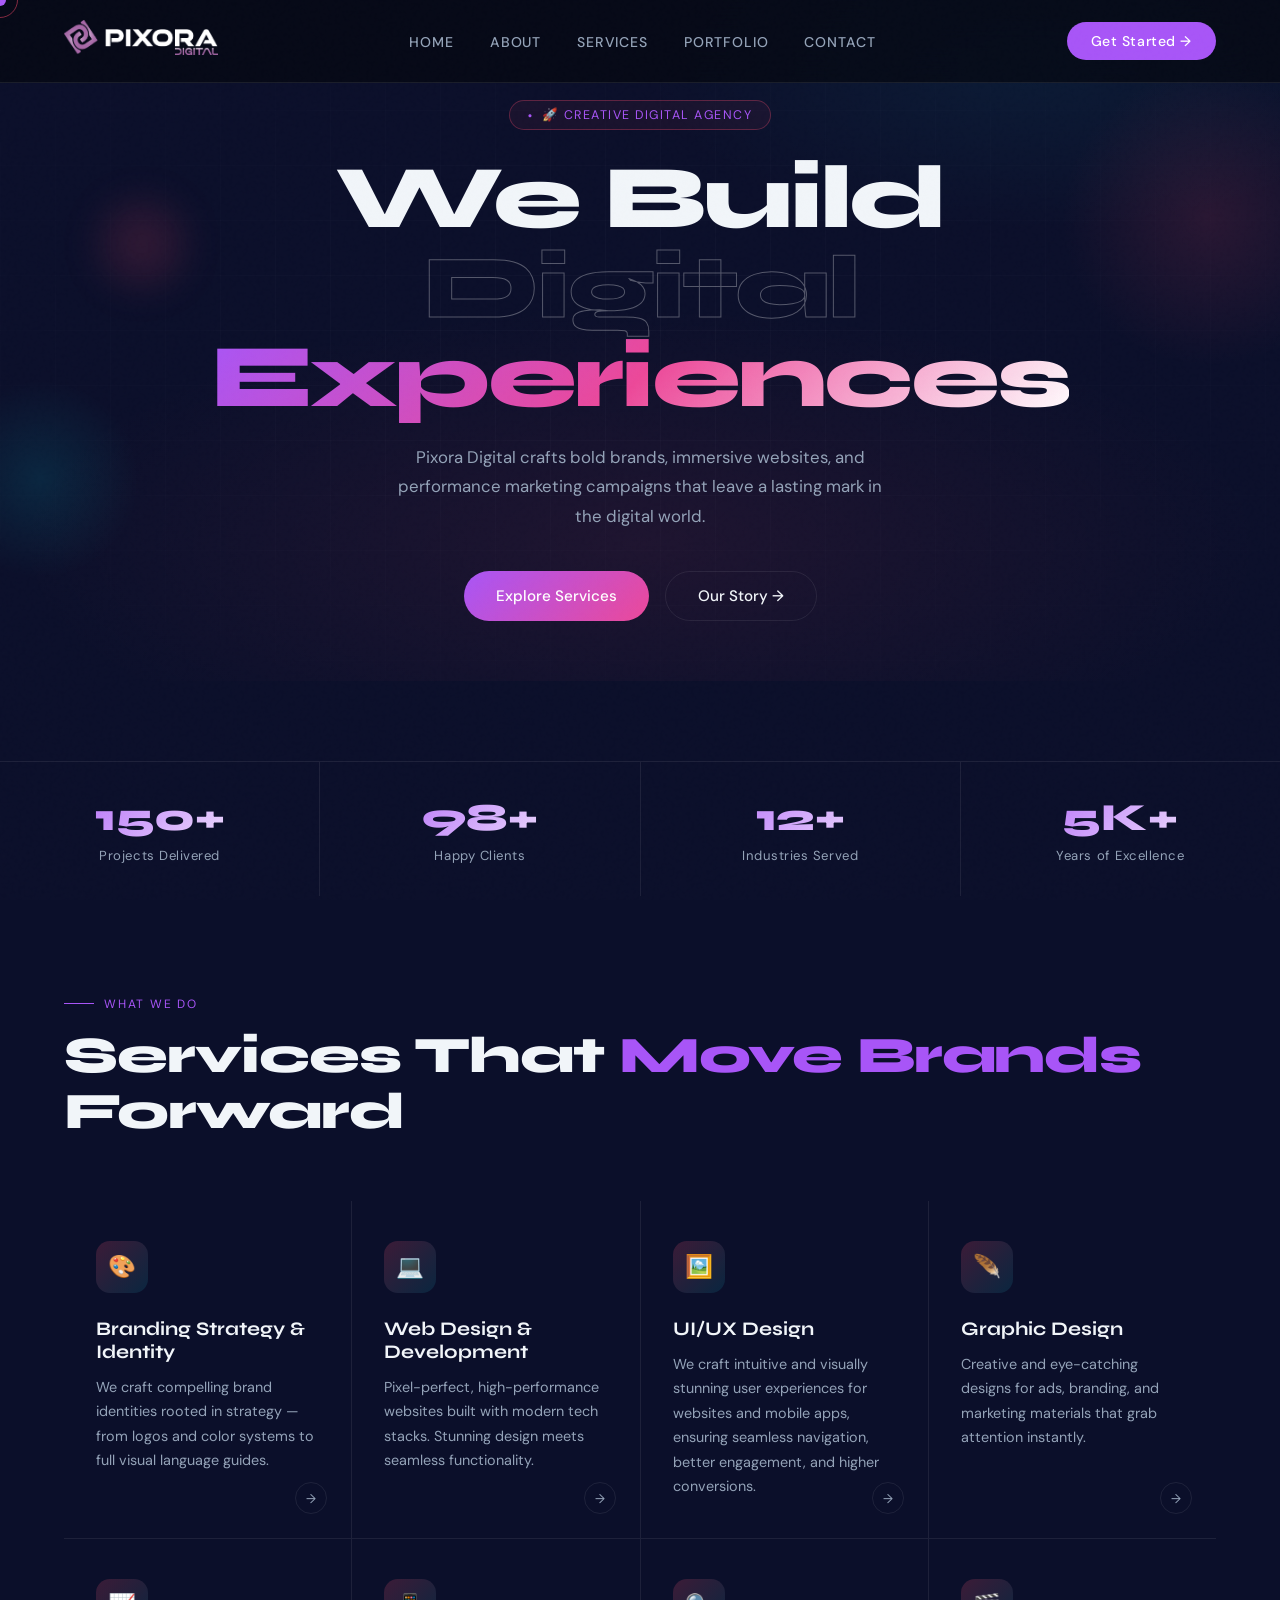
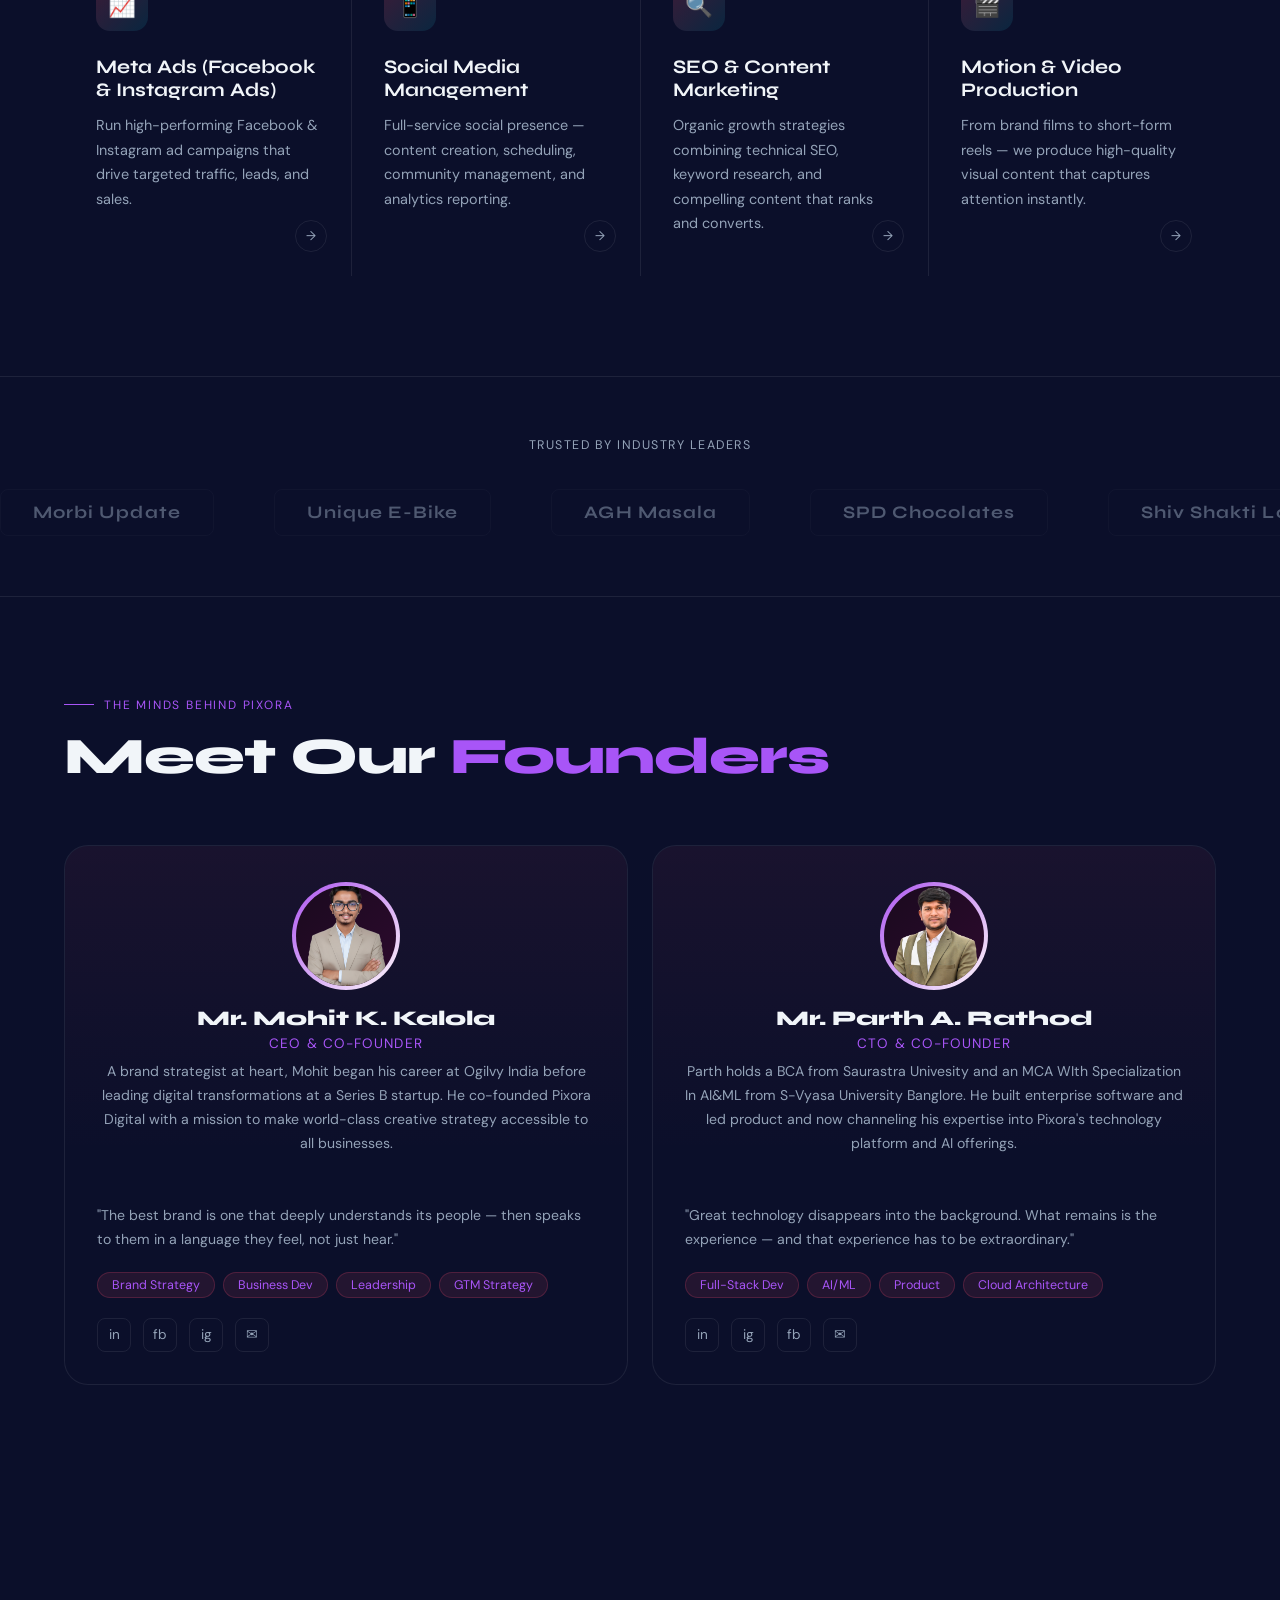
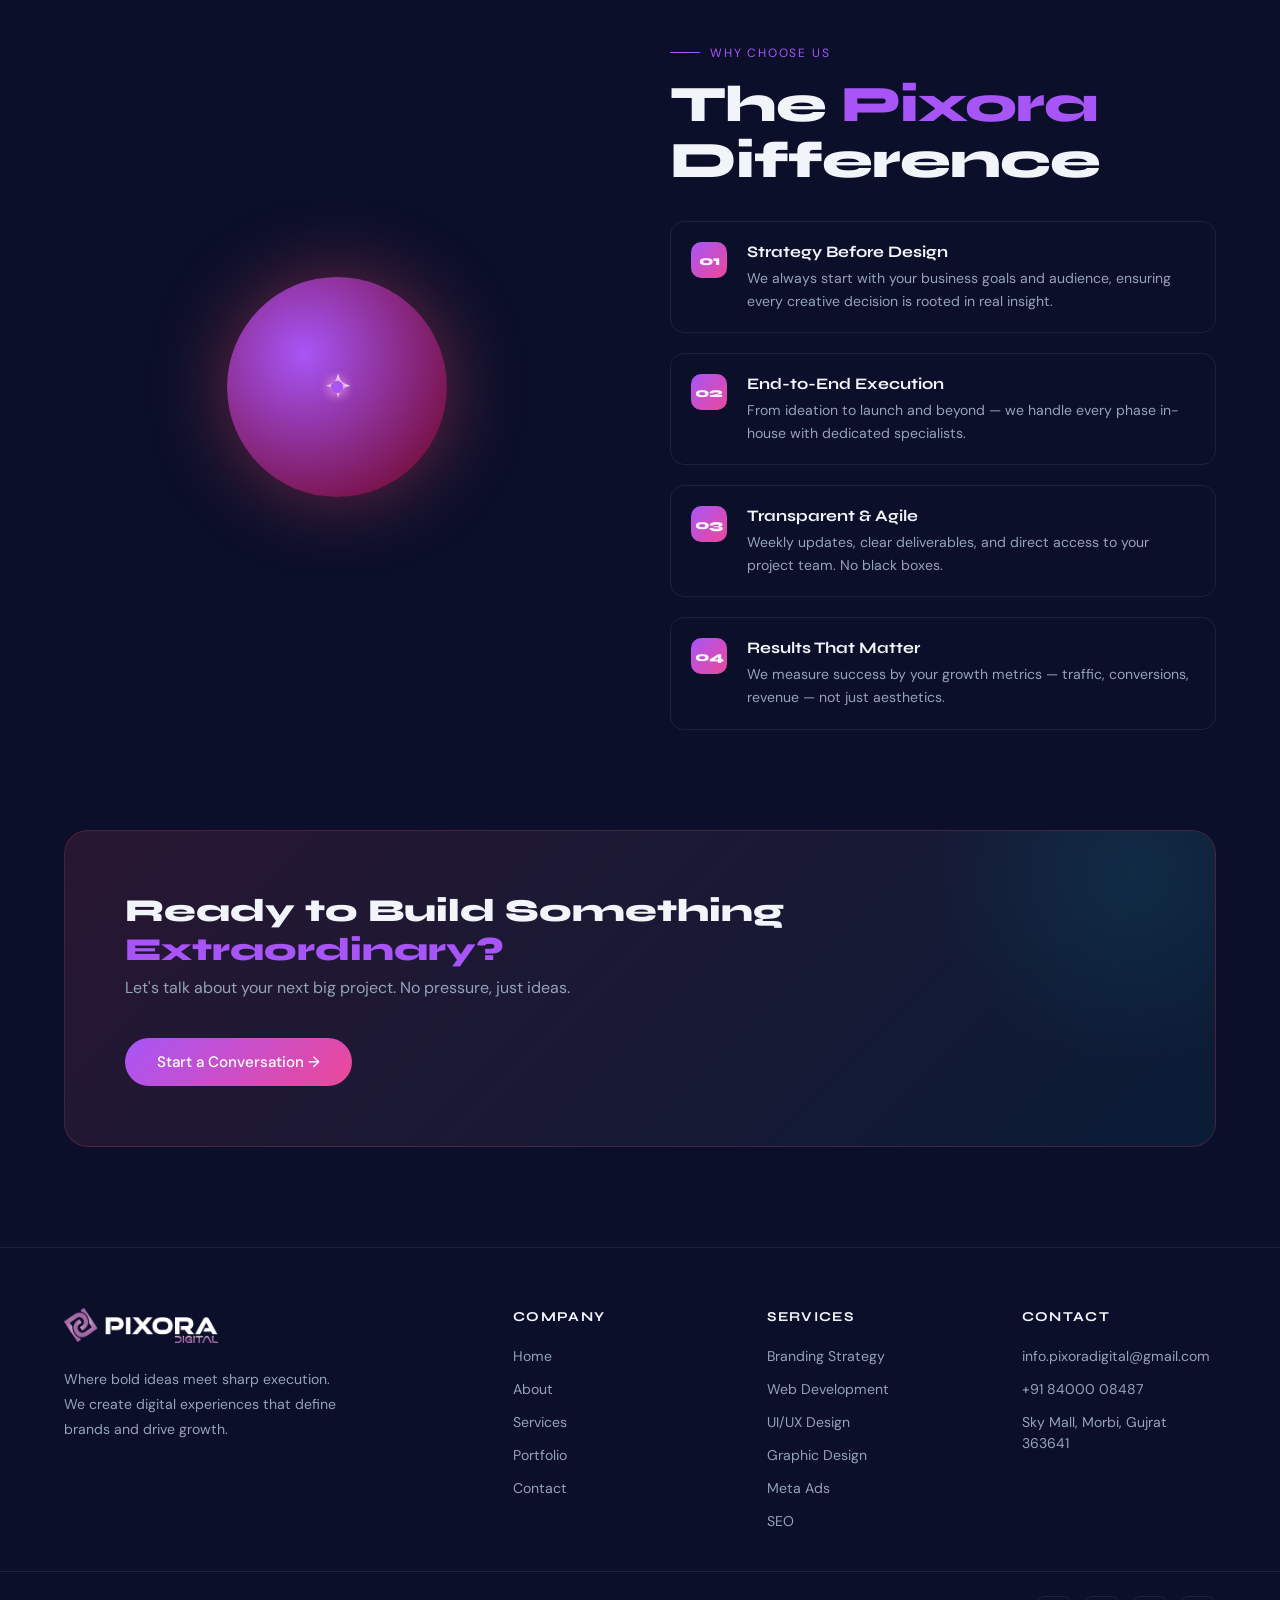
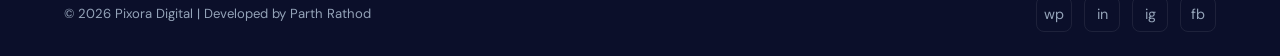
<file: index.html>
<!DOCTYPE html>
<html lang="en">
<head>
<meta charset="UTF-8">
<meta name="viewport" content="width=device-width, initial-scale=1.0">
<title>Pixora Digital — Where Ideas Ignite</title>
<link href="https://fonts.googleapis.com/css2?family=Syne:wght@400;600;700;800&family=DM+Sans:ital,wght@0,300;0,400;0,500;1,300&display=swap" rel="stylesheet">
<link rel="stylesheet" href="css/style.css">
<link rel="icon" href="image/Logo.png" type="image/png">
</head>
<body>


  <!-- PIXORA LOADER -->
<div id="px-loader">
  <div class="px-loader-inner">
    <div class="px-logo">
      <span class="px-logo-p">Pixora</span><em class="px-logo-d"> Digital</em>
    </div>
    <div class="px-tagline">Where Ideas Ignite</div>
    <div class="px-bar-wrap">
      <div class="px-bar" id="pxBar"></div>
    </div>
    <div class="px-percent" id="pxPercent">0%</div>
  </div>
</div>

<div id="cursor"></div>
<div id="cursor-ring"></div>

<!-- NAV -->
<nav id="nav">
   <div class="logo"><img src="image/Logo-with-name.png" alt="Pixora-Digital"></div>
  <ul class="nav-links">
  <li><a href="index.html" class="nav-link">Home</a></li>
  <li><a href="about.html" class="nav-link">About</a></li>
  <li><a href="services.html" class="nav-link">Services</a></li>
  <li><a href="portfolio.html" class="nav-link">Portfolio</a></li>
  <li><a href="contact.html" class="nav-link">Contact</a></li>
</ul>

<button class="nav-cta" onclick="window.location.href='contact.html'">
  Get Started →
</button>

  <div class="hamburger" onclick="toggleMobileMenu()"><span></span><span></span><span></span></div>
</nav>

<!-- ===================== HOME ===================== -->
<div id="home" class="page active">
  <div class="hero">
    <div class="hero-bg"></div>
    <div class="hero-grid"></div>
    <div class="hero-shape shape-1"></div>
    <div class="hero-shape shape-2"></div>
    <div class="hero-shape shape-3"></div>

    <div class="hero-tag">🚀 Creative Digital Agency</div>
    <h1 class="hero-title">
      <span class="line1">We Build</span>
      <span class="line2">Digital</span>
      <span class="line3">Experiences</span>
    </h1>
    <p class="hero-sub">Pixora Digital crafts bold brands, immersive websites, and performance marketing campaigns that leave a lasting mark in the digital world.</p>
    <div class="hero-btns">
      <button class="btn-primary" onclick="window.location.href='services.html'">Explore Services</button>
      <button class="btn-secondary" onclick="window.location.href='about.html'">Our Story →</button>
    </div>
  </div>

  <div class="stats-bar reveal">
    <div class="stat-item"><div class="stat-num counter" data-target="150">0</div><div class="stat-label">Projects Delivered</div></div>
    <div class="stat-item"><div class="stat-num counter" data-target="98">0</div><div class="stat-label">Happy Clients</div></div>
    <div class="stat-item"><div class="stat-num counter" data-target="12">0</div><div class="stat-label">Industries Served</div></div>
    <div class="stat-item"><div class="stat-num counter" data-target="5">0</div><div class="stat-label">Years of Excellence</div></div>
  </div>

  <!-- SERVICES PREVIEW -->
  <section>
    <div class="section-label reveal">What We Do</div>
    <h2 class="section-title reveal">Services That <span>Move Brands</span> Forward</h2>
    <div class="services-grid reveal">
      <div class="service-card">
        <div class="service-icon">🎨</div>
        <h3>Branding Strategy & Identity</h3>
        <p>We craft compelling brand identities rooted in strategy — from logos and color systems to full visual language guides.</p>
        <div class="service-arrow">→</div>
      </div>
      <div class="service-card">
        <div class="service-icon">💻</div>
        <h3>Web Design & Development</h3>
        <p>Pixel-perfect, high-performance websites built with modern tech stacks. Stunning design meets seamless functionality.</p>
        <div class="service-arrow">→</div>
      </div>
      <div class="service-card">
        <div class="service-icon">🖼️</div>
        <h3>UI/UX Design</h3>
        <p>We craft intuitive and visually stunning user experiences for websites and mobile apps, ensuring seamless navigation, better engagement, and higher conversions.</p>
        <div class="service-arrow">→</div>
      </div>
      <div class="service-card">
        <div class="service-icon">🪶</div>
        <h3>Graphic Design</h3>
        <p>Creative and eye-catching designs for ads, branding, and marketing materials that grab attention instantly.</p>
        <div class="service-arrow">→</div>
      </div>
      <div class="service-card">
        <div class="service-icon">📈</div>
        <h3>Meta Ads (Facebook & Instagram Ads)</h3>
        <p>Run high-performing Facebook & Instagram ad campaigns that drive targeted traffic, leads, and sales.</p>
        <div class="service-arrow">→</div>
      </div>
      <div class="service-card">
        <div class="service-icon">📱</div>
        <h3>Social Media Management</h3>
        <p>Full-service social presence — content creation, scheduling, community management, and analytics reporting.</p>
        <div class="service-arrow">→</div>
      </div>
      <div class="service-card">
        <div class="service-icon">🔍</div>
        <h3>SEO & Content Marketing</h3>
        <p>Organic growth strategies combining technical SEO, keyword research, and compelling content that ranks and converts.</p>
        <div class="service-arrow">→</div>
      </div>
      <div class="service-card">
        <div class="service-icon">🎬</div>
        <h3>Motion & Video Production</h3>
        <p>From brand films to short-form reels — we produce high-quality visual content that captures attention instantly.</p>
        <div class="service-arrow">→</div>
      </div>
    </div>
  </section>

  <!-- PARTNERS MARQUEE -->
  <div class="partners-section">
    <div class="partners-label">Trusted By Industry Leaders</div>
    <div class="marquee-track">
      <div class="marquee-inner" id="marquee">
        <div class="partner-logo">Morbi Update</div>
        <div class="partner-logo">Unique E-Bike</div>
        <div class="partner-logo">AGH Masala</div>
        <div class="partner-logo">SPD Chocolates</div>
        <div class="partner-logo">Shiv Shakti Loader</div>
        <div class="partner-logo">Devratna E-Bike</div>
        <div class="partner-logo">Young India Group</div>
        <div class="partner-logo">Croma</div>
        <div class="partner-logo">Apple inext</div>
        <div class="partner-logo">Oppo</div>
        <div class="partner-logo">Vivo</div>
        <div class="partner-logo">Raghunandan Spintex LLP.</div>
        <div class="partner-logo">Hyundai</div>
        <div class="partner-logo">Toyota</div>
        <div class="partner-logo">Poojara Mobiles</div>
        <div class="partner-logo">Nexus Optic</div>
        <div class="partner-logo">Navyug Group Of Education</div>
        <div class="partner-logo">NovaSphere</div>
        <div class="partner-logo">PrimeCraft</div>
        <div class="partner-logo">EcoForge</div>
      </div>
    </div>
  </div>

  <!-- FOUNDERS PREVIEW -->
  <section>
    <div class="section-label reveal">The Minds Behind Pixora</div>
    <h2 class="section-title reveal">Meet Our <span>Founders</span></h2>
    <div class="founders-grid reveal">
<div class="founder-about-card reveal">
        <div class="founder-card-top">
          <div class="founder-big-avatar fa-1"><img src="image/CEO.png" alt="MK"></div>
          <h3>Mr. Mohit K. Kalola</h3>
          <div class="role">CEO & Co-Founder</div>
          <p style="font-size:0.88rem;color:var(--muted);line-height:1.7;margin-bottom:24px">A brand strategist at heart, Mohit began his career at Ogilvy India before leading digital transformations at a Series B startup. He co-founded Pixora Digital with a mission to make world-class creative strategy accessible to all businesses.</p>
        </div>
        <div class="founder-card-body">
          <p style="font-size:0.88rem;color:var(--muted);line-height:1.7">"The best brand is one that deeply understands its people — then speaks to them in a language they feel, not just hear."</p>
          <div class="founder-skills">
            <span class="skill-tag">Brand Strategy</span>
            <span class="skill-tag">Business Dev</span>
            <span class="skill-tag">Leadership</span>
            <span class="skill-tag">GTM Strategy</span>
          </div>
          <div class="founder-links">
            <a href="https://www.linkedin.com/in/mohit-kalola-3720ab357" class="f-link">in</a>
            <a href="https://www.facebook.com/share/1BxScVTE2s/?mibextid=wwXIfr" class="f-link">fb</a>
          <a href="https://www.instagram.com/rj_mohit09/" class="f-link">ig</a>            
            <a href="mailto:kalolamohit98@gmail.com" class="f-link">✉</a>
          </div>
        </div>
      </div>
      <div class="founder-about-card reveal delay-2">
        <div class="founder-card-top">
          <div class="founder-big-avatar fa-1"><img src="image/CTO.png" alt="PR"></div>
          <h3>Mr. Parth A. Rathod</h3>
          <div class="role">CTO & Co-Founder</div>
          <p style="font-size:0.88rem;color:var(--muted);line-height:1.7;margin-bottom:24px">Parth holds a BCA from Saurastra Univesity and an MCA WIth Specialization In AI&ML from S-Vyasa University Banglore. He built enterprise software and led product and now channeling his expertise into Pixora's technology platform and AI offerings.</p>
        </div>
        <div class="founder-card-body">
          <p style="font-size:0.88rem;color:var(--muted);line-height:1.7">"Great technology disappears into the background. What remains is the experience — and that experience has to be extraordinary."</p>
          <div class="founder-skills">
            <span class="skill-tag">Full-Stack Dev</span>
            <span class="skill-tag">AI/ML</span>
            <span class="skill-tag">Product</span>
            <span class="skill-tag">Cloud Architecture</span>
          </div>
          <div class="founder-links">
            <a href="https://www.linkedin.com/in/parth-rathod-441575273/" class="f-link">in</a>
            <a href="https://www.instagram.com/parth_rathod_000" class="f-link">ig</a>
            <a href="https://www.facebook.com/share/1DyWJACFQ7/" class="f-link">fb</a>
            <a href="mailto:parthrathod933@gmail.com" class="f-link">✉</a>
          </div>
      </div>

  </section>

  <!-- WHY US -->
  <section>
    <div class="why-grid reveal">
      <div class="why-visual">
        <div class="why-orb">✦</div>
        <div class="orbit-dot od-1"></div>
        <div class="orbit-dot od-2"></div>
        <div class="orbit-dot od-3"></div>
      </div>
      <div>
        <div class="section-label">Why Choose Us</div>
        <h2 class="section-title" style="margin-bottom:32px;">The <span>Pixora</span> Difference</h2>
        <ul class="why-list">
          <li class="why-item">
            <div class="why-num">01</div>
            <div><h4>Strategy Before Design</h4><p>We always start with your business goals and audience, ensuring every creative decision is rooted in real insight.</p></div>
          </li>
          <li class="why-item">
            <div class="why-num">02</div>
            <div><h4>End-to-End Execution</h4><p>From ideation to launch and beyond — we handle every phase in-house with dedicated specialists.</p></div>
          </li>
          <li class="why-item">
            <div class="why-num">03</div>
            <div><h4>Transparent & Agile</h4><p>Weekly updates, clear deliverables, and direct access to your project team. No black boxes.</p></div>
          </li>
          <li class="why-item">
            <div class="why-num">04</div>
            <div><h4>Results That Matter</h4><p>We measure success by your growth metrics — traffic, conversions, revenue — not just aesthetics.</p></div>
          </li>
        </ul>
      </div>
    </div>
  </section>

  <!-- CTA -->
  <div class="cta-banner reveal">
    <div>
      <h2>Ready to Build Something <span style="color:var(--accent)">Extraordinary?</span></h2>
      <p>Let's talk about your next big project. No pressure, just ideas.</p>
    </div>
    <button class="btn-primary" onclick="window.location.href='contact.html'">Start a Conversation →</button>
  </div>

  
  <!-- FOOTER -->
  <footer>
    <div class="footer-brand">
      <div class="logo"><img src="image/Logo-with-name.png" alt="Pixora-Digital"></div>
      <p>Where bold ideas meet sharp execution. We create digital experiences that define brands and drive growth.</p>
    </div>
    <div class="footer-col">
      <h5>Company</h5>
      <ul>
        <li><a href="index.html">Home</a></li>
        <li><a href="about.html">About</a></li>
        <li><a href="services.html">Services</a></li>
        <li><a href="portfolio.html">Portfolio</a></li>
        <li><a href="contact.html">Contact</a></li>
      </ul>
    </div>
    <div class="footer-col">
      <h5>Services</h5>
      <ul>
        <li><a href="#">Branding Strategy</a></li>
        <li><a href="#">Web Development</a></li>
        <li><a href="#">UI/UX Design</a></li>
        <li><a href="#">Graphic Design</a></li>
        <li><a href="#">Meta Ads</a></li>
        <li><a href="#">SEO</a></li>
      </ul>
    </div>
    <div class="footer-col">
      <h5>Contact</h5>
      <ul>
        <li><a href="mailto:info.pixoradigital@gmail.com">info.pixoradigital@gmail.com</a></li>
        <li><a href="tel:+918400008487">+91 84000 08487</a></li>
        <li><a href="#">Sky Mall, Morbi, Gujrat 363641</a></li>
      </ul>
    </div>
  </footer>
  <div class="footer-bottom">
    <p>© 2026 Pixora Digital | Developed by Parth Rathod</p>
    <div class="social-links">
      <a href="https://wa.me/+918400008487" class="social-link">wp</a>
      <a href="https://www.linkedin.com/company/pixora-digital-morbi" class="social-link">in</a>
      <a href="https://www.instagram.com/pixora_digital?utm_source=ig_web_button_share_sheet&igsh=ZDNlZDc0MzIxNw==" class="social-link">ig</a>
      <a href="https://www.facebook.com/share/1925sRxoVe/?mibextid=wwXIfr" class="social-link">fb</a>
    </div>
  </div>
</div>

<script src="js/script.js"></script>
</body>
</html>
</file>
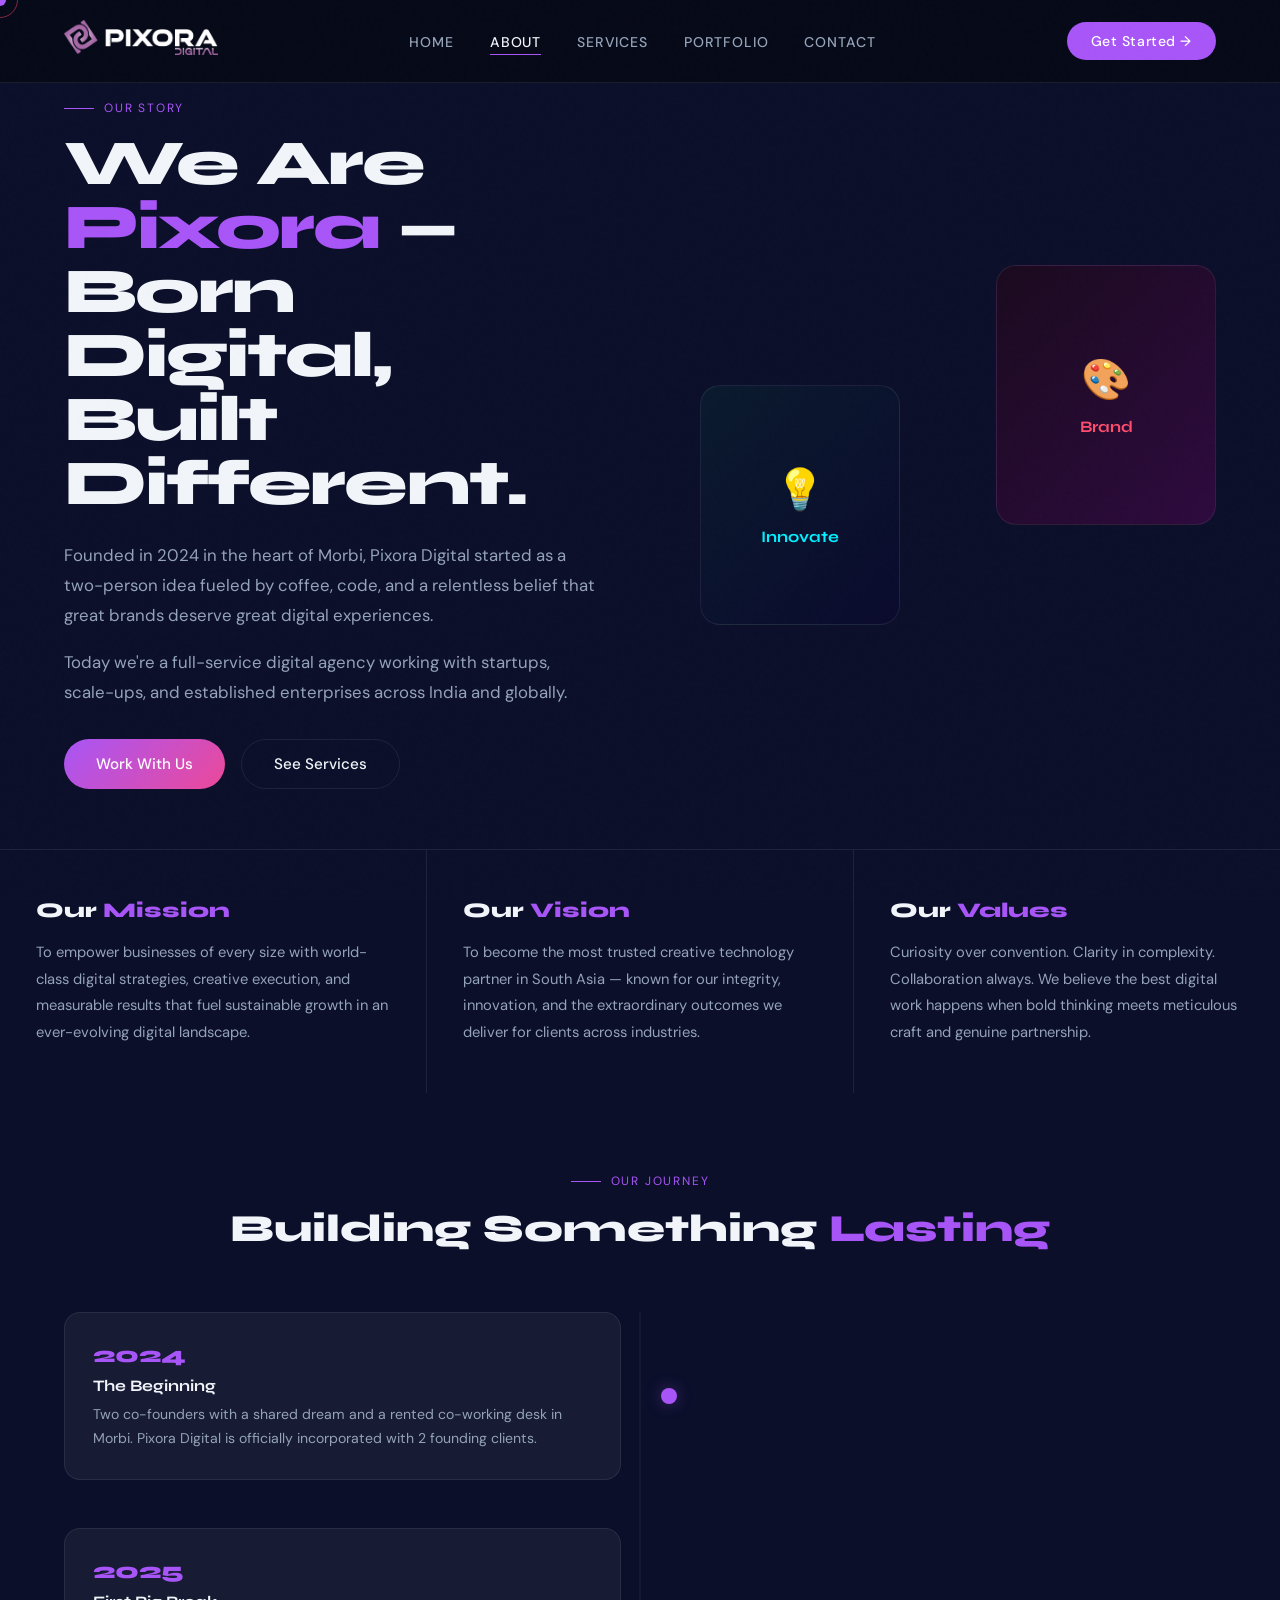
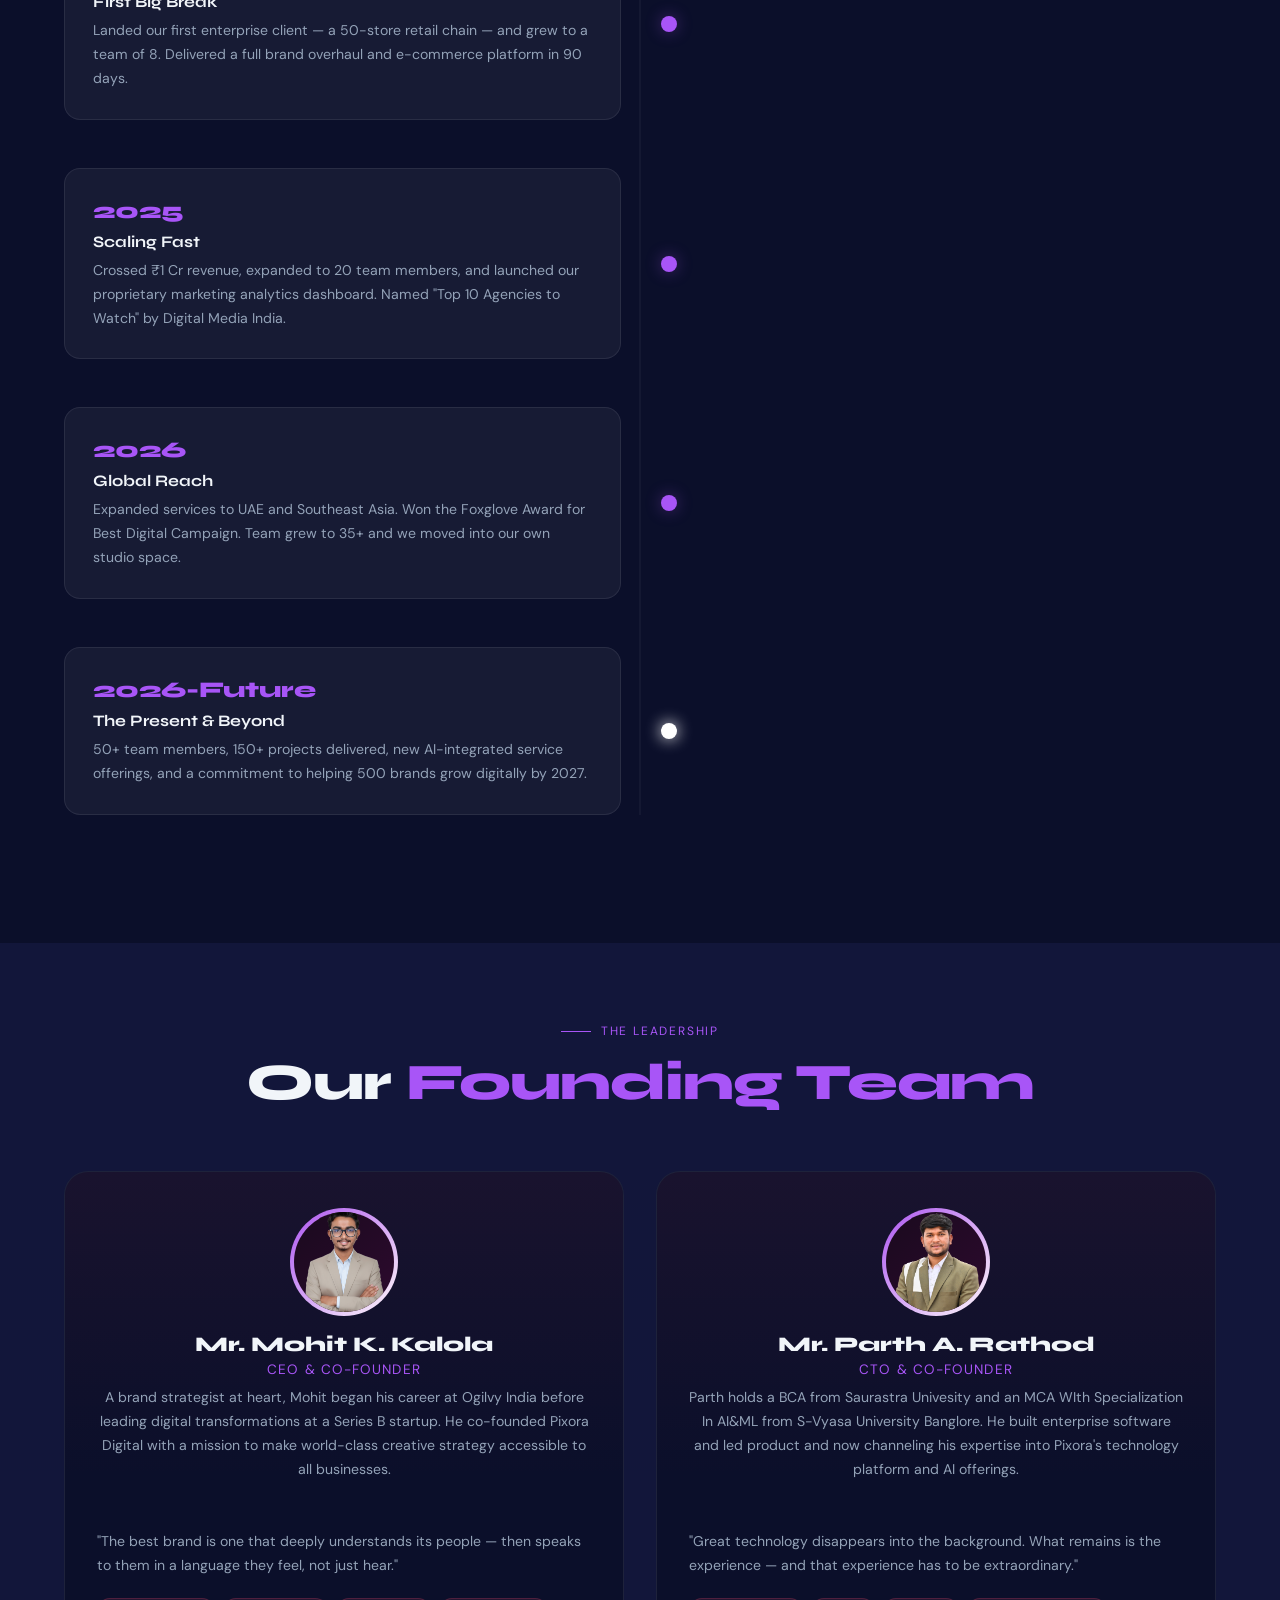
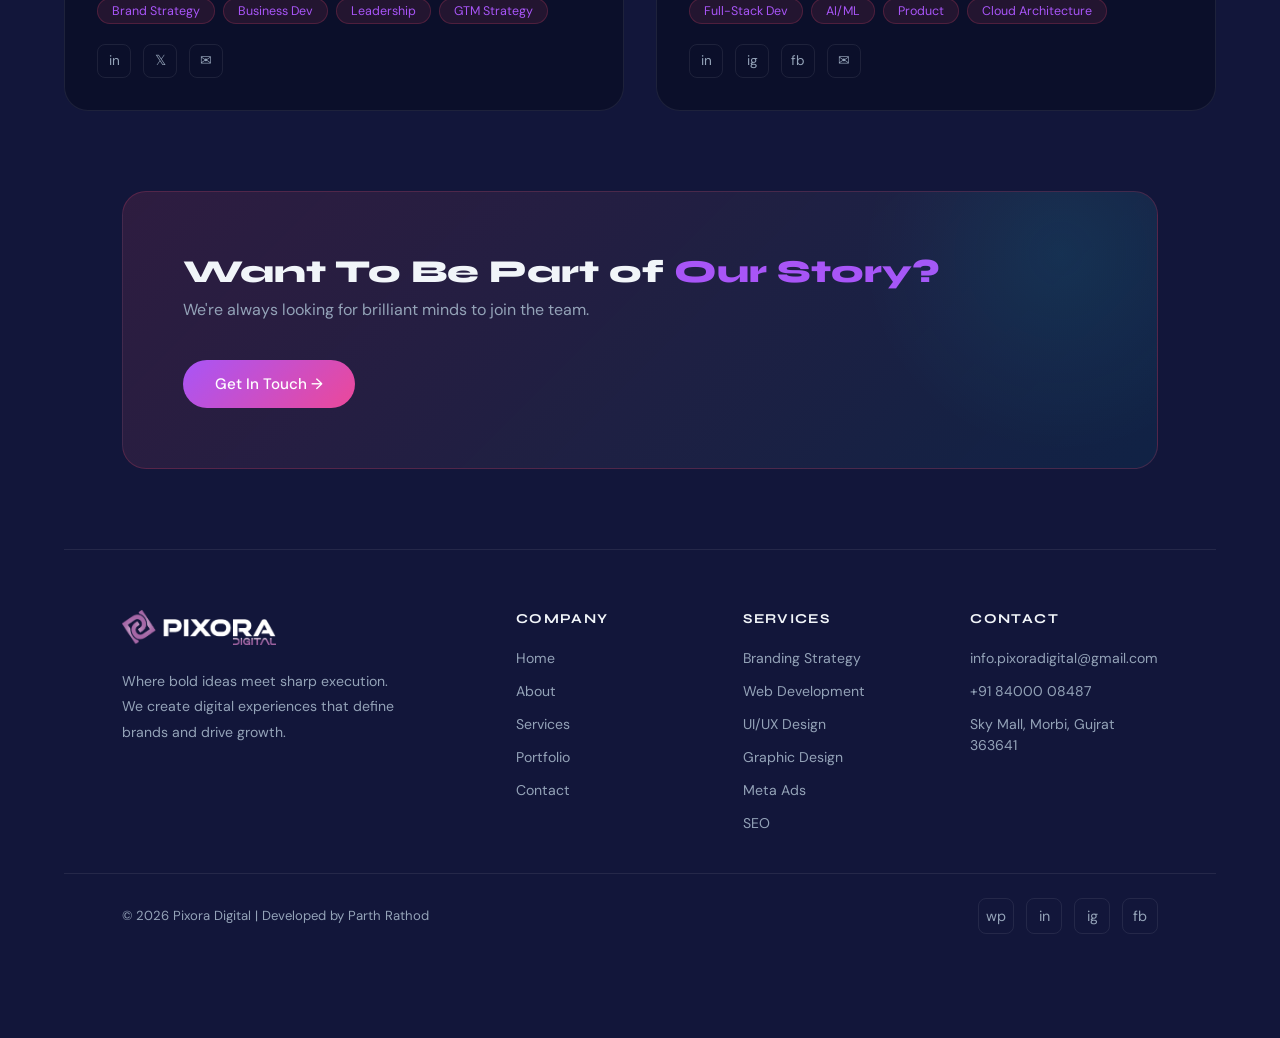
<file: about.html>
<!DOCTYPE html>
<html lang="en">
<head>
    <meta charset="UTF-8">
    <meta name="viewport" content="width=device-width, initial-scale=1.0">
    <link rel="stylesheet" href="css/style.css">
    <link rel="icon" href="image/Logo.png" type="image/png">
    <link href="https://fonts.googleapis.com/css2?family=Syne:wght@400;600;700;800&family=DM+Sans:ital,wght@0,300;0,400;0,500;1,300&display=swap" rel="stylesheet">
    <title>About</title>
</head>
<body>

  <!-- PIXORA LOADER -->
<div id="px-loader">
  <div class="px-loader-inner">
    <div class="px-logo">
      <span class="px-logo-p">Pixora</span><em class="px-logo-d"> Digital</em>
    </div>
    <div class="px-tagline">Where Ideas Ignite</div>
    <div class="px-bar-wrap">
      <div class="px-bar" id="pxBar"></div>
    </div>
    <div class="px-percent" id="pxPercent">0%</div>
  </div>
</div>


    <div id="cursor"></div>
<div id="cursor-ring"></div>

<!-- NAV -->
<nav id="nav">
<div class="logo"><img src="image/Logo-with-name.png" alt="Pixora-Digital"></div>
  <ul class="nav-links">
  <li><a href="index.html" class="nav-link">Home</a></li>
  <li><a href="about.html" class="nav-link active">About</a></li>
  <li><a href="services.html" class="nav-link">Services</a></li>
  <li><a href="portfolio.html" class="nav-link">Portfolio</a></li>
  <li><a href="contact.html" class="nav-link">Contact</a></li>
</ul>

<button class="nav-cta" onclick="window.location.href='contact.html'">
  Get Started →
</button>
  <div class="hamburger" onclick="toggleMobileMenu()"><span></span><span></span><span></span></div>
</nav>

<!-- ===================== ABOUT ===================== -->
<div id="about" class="page">
  <div class="about-hero">
    <div class="about-hero-text animate">
      <div class="section-label">Our Story</div>
      <h1>We Are <span>Pixora</span> — Born Digital, Built Different.</h1>
      <p>Founded in 2024 in the heart of Morbi, Pixora Digital started as a two-person idea fueled by coffee, code, and a relentless belief that great brands deserve great digital experiences.</p>
      <p style="margin-top:16px">Today we're a full-service digital agency working with startups, scale-ups, and established enterprises across India and globally.</p>
      <div style="margin-top:32px; display:flex; gap:16px; flex-wrap:wrap;">
        <button class="btn-primary" onclick="window.location.href='contact.html'">Work With Us</button>
        <button class="btn-secondary" onclick="window.location.href='services.html'">See Services</button>
      </div>
    </div>
    <div class="about-visual animate delay-2">
      <div class="about-card-stack">
        <div class="about-card about-card-1"><div class="about-card-icon" style="text-align:center"><div style="font-size:2.5rem">🎨</div><div style="font-family:Syne,sans-serif;font-size:1rem;font-weight:700;margin-top:12px;color:#ff4d6d">Brand</div></div></div>
        <div class="about-card about-card-2"><div class="about-card-icon" style="text-align:center"><div style="font-size:2.5rem">💡</div><div style="font-family:Syne,sans-serif;font-size:1rem;font-weight:700;margin-top:12px;color:#00f0ff">Innovate</div></div></div>
      </div>
    </div>
  </div>

  <!-- MISSION / VISION / VALUES -->
  <div class="mission-section">
    <div class="mission-card reveal">
      <h3>Our <span>Mission</span></h3>
      <p>To empower businesses of every size with world-class digital strategies, creative execution, and measurable results that fuel sustainable growth in an ever-evolving digital landscape.</p>
    </div>
    <div class="mission-card reveal delay-2">
      <h3>Our <span>Vision</span></h3>
      <p>To become the most trusted creative technology partner in South Asia — known for our integrity, innovation, and the extraordinary outcomes we deliver for clients across industries.</p>
    </div>
    <div class="mission-card reveal delay-4">
      <h3>Our <span>Values</span></h3>
      <p>Curiosity over convention. Clarity in complexity. Collaboration always. We believe the best digital work happens when bold thinking meets meticulous craft and genuine partnership.</p>
    </div>
  </div>

  <!-- TIMELINE -->
  <div class="timeline">
    <div class="section-label reveal" style="justify-content:center">Our Journey</div>
    <h2 class="reveal">Building Something <span style="color:var(--accent)">Lasting</span></h2>
    <div class="timeline-track">
      <div class="tl-item reveal">
        <div class="tl-content">
          <div class="tl-year">2024</div>
          <h4>The Beginning</h4>
          <p>Two co-founders with a shared dream and a rented co-working desk in Morbi. Pixora Digital is officially incorporated with 2 founding clients.</p>
        </div>
        <div class="tl-dot"></div>
        <div class="tl-spacer"></div>
      </div>
      <div class="tl-item reveal">
        <div class="tl-spacer"></div>
        <div class="tl-dot"></div>
        <div class="tl-content">
          <div class="tl-year">2025</div>
          <h4>First Big Break</h4>
          <p>Landed our first enterprise client — a 50-store retail chain — and grew to a team of 8. Delivered a full brand overhaul and e-commerce platform in 90 days.</p>
        </div>
      </div>
      <div class="tl-item reveal">
        <div class="tl-content">
          <div class="tl-year">2025</div>
          <h4>Scaling Fast</h4>
          <p>Crossed ₹1 Cr revenue, expanded to 20 team members, and launched our proprietary marketing analytics dashboard. Named "Top 10 Agencies to Watch" by Digital Media India.</p>
        </div>
        <div class="tl-dot"></div>
        <div class="tl-spacer"></div>
      </div>
      <div class="tl-item reveal">
        <div class="tl-spacer"></div>
        <div class="tl-dot"></div>
        <div class="tl-content">
          <div class="tl-year">2026</div>
          <h4>Global Reach</h4>
          <p>Expanded services to UAE and Southeast Asia. Won the Foxglove Award for Best Digital Campaign. Team grew to 35+ and we moved into our own studio space.</p>
        </div>
      </div>
      <div class="tl-item reveal">
        <div class="tl-content">
          <div class="tl-year">2026-Future</div>
          <h4>The Present & Beyond</h4>
          <p>50+ team members, 150+ projects delivered, new AI-integrated service offerings, and a commitment to helping 500 brands grow digitally by 2027.</p>
        </div>
        <div class="tl-dot" style="background:var(--cyan); box-shadow:0 0 16px var(--cyan)"></div>
        <div class="tl-spacer"></div>
      </div>
    </div>
  </div>

  <!-- FOUNDERS DETAILED -->
  <div class="founders-about">
    <div class="section-label reveal" style="justify-content:center">The Leadership</div>
    <h2 class="section-title reveal" style="text-align:center">Our <span>Founding Team</span></h2>
    <div class="founders-about-grid">
      <div class="founder-about-card reveal">
        <div class="founder-card-top">
          <div class="founder-big-avatar fa-1"><img src="image/CEO.png" alt="MK"></div>
          <h3>Mr. Mohit K. Kalola</h3>
          <div class="role">CEO & Co-Founder</div>
          <p style="font-size:0.88rem;color:var(--muted);line-height:1.7;margin-bottom:24px">A brand strategist at heart, Mohit began his career at Ogilvy India before leading digital transformations at a Series B startup. He co-founded Pixora Digital with a mission to make world-class creative strategy accessible to all businesses.</p>
        </div>
        <div class="founder-card-body">
          <p style="font-size:0.88rem;color:var(--muted);line-height:1.7">"The best brand is one that deeply understands its people — then speaks to them in a language they feel, not just hear."</p>
          <div class="founder-skills">
            <span class="skill-tag">Brand Strategy</span>
            <span class="skill-tag">Business Dev</span>
            <span class="skill-tag">Leadership</span>
            <span class="skill-tag">GTM Strategy</span>
          </div>
          <div class="founder-links">
            <a href="#" class="f-link">in</a>
            <a href="#" class="f-link">𝕏</a>
            <a href="#" class="f-link">✉</a>
          </div>
        </div>
      </div>
      <div class="founder-about-card reveal delay-2">
        <div class="founder-card-top">
          <div class="founder-big-avatar fa-1"><img src="image/CTO.png" alt="PR"></div>
          <h3>Mr. Parth A. Rathod</h3>
          <div class="role">CTO & Co-Founder</div>
          <p style="font-size:0.88rem;color:var(--muted);line-height:1.7;margin-bottom:24px">Parth holds a BCA from Saurastra Univesity and an MCA WIth Specialization In AI&ML from S-Vyasa University Banglore. He built enterprise software and led product and now channeling his expertise into Pixora's technology platform and AI offerings.</p>
        </div>
        <div class="founder-card-body">
          <p style="font-size:0.88rem;color:var(--muted);line-height:1.7">"Great technology disappears into the background. What remains is the experience — and that experience has to be extraordinary."</p>
          <div class="founder-skills">
            <span class="skill-tag">Full-Stack Dev</span>
            <span class="skill-tag">AI/ML</span>
            <span class="skill-tag">Product</span>
            <span class="skill-tag">Cloud Architecture</span>
          </div>
          <div class="founder-links">
            <a href="https://www.linkedin.com/in/parth-rathod-441575273/" class="f-link">in</a>
            <a href="https://www.instagram.com/parth_rathod_000" class="f-link">ig</a>
            <a href="https://www.facebook.com/share/1DyWJACFQ7/" class="f-link">fb</a>
            <a href="mailto:parthrathod933@gmail.com" class="f-link">✉</a>
          </div>
      </div>
  </div>
    </div>
  <!-- CTA -->
  <div class="cta-banner reveal" style="margin:80px 5%">
    <div>
      <h2>Want To Be Part of <span style="color:var(--accent)">Our Story?</span></h2>
      <p>We're always looking for brilliant minds to join the team.</p>
    </div>

    <button class="btn-primary" onclick="window.location.href='contact.html'">Get In Touch →</button>
  </div>

  <!-- FOOTER -->
  <footer>
    <div class="footer-brand">
      <div class="logo"><img src="image/Logo-with-name.png" alt="Pixora-Digital"></div>
      <p>Where bold ideas meet sharp execution. We create digital experiences that define brands and drive growth.</p>
    </div>
    <div class="footer-col">
      <h5>Company</h5>
      <ul>
        <li><a href="index.html">Home</a></li>
        <li><a href="about.html">About</a></li>
        <li><a href="services.html">Services</a></li>
        <li><a href="portfolio.html">Portfolio</a></li>
        <li><a href="contact.html">Contact</a></li>
      </ul>
    </div>
    <div class="footer-col">
      <h5>Services</h5>
      <ul>
        <li><a href="#">Branding Strategy</a></li>
        <li><a href="#">Web Development</a></li>
        <li><a href="#">UI/UX Design</a></li>
        <li><a href="#">Graphic Design</a></li>
        <li><a href="#">Meta Ads</a></li>
        <li><a href="#">SEO</a></li>
      </ul>
    </div>
    <div class="footer-col">
      <h5>Contact</h5>
      <ul>
        <li><a href="mailto:info.pixoradigital@gmail.com">info.pixoradigital@gmail.com</a></li>
        <li><a href="tel:+918400008487">+91 84000 08487</a></li>
        <li><a href="#">Sky Mall, Morbi, Gujrat 363641</a></li>
      </ul>
    </div>
  </footer>
  <div class="footer-bottom">
    <p>© 2026 Pixora Digital | Developed by Parth Rathod</p>
    <div class="social-links">
      <a href="https://wa.me/+918400008487" class="social-link">wp</a>
      <a href="https://www.linkedin.com/company/pixora-digital-morbi" class="social-link">in</a>
      <a href="https://www.instagram.com/pixora_digital?utm_source=ig_web_button_share_sheet&igsh=ZDNlZDc0MzIxNw==" class="social-link">ig</a>
      <a href="https://www.facebook.com/share/1925sRxoVe/?mibextid=wwXIfr" class="social-link">fb</a>
    </div>
  </div>
</div>

<script src="js/script.js"></script>

<script>
const currentPage = window.location.pathname.split("/").pop();

document.querySelectorAll(".nav-link").forEach(link => {
  if(link.getAttribute("href") === currentPage){
    link.classList.add("active");
  }
});
</script>

</body>
</html>
</file>
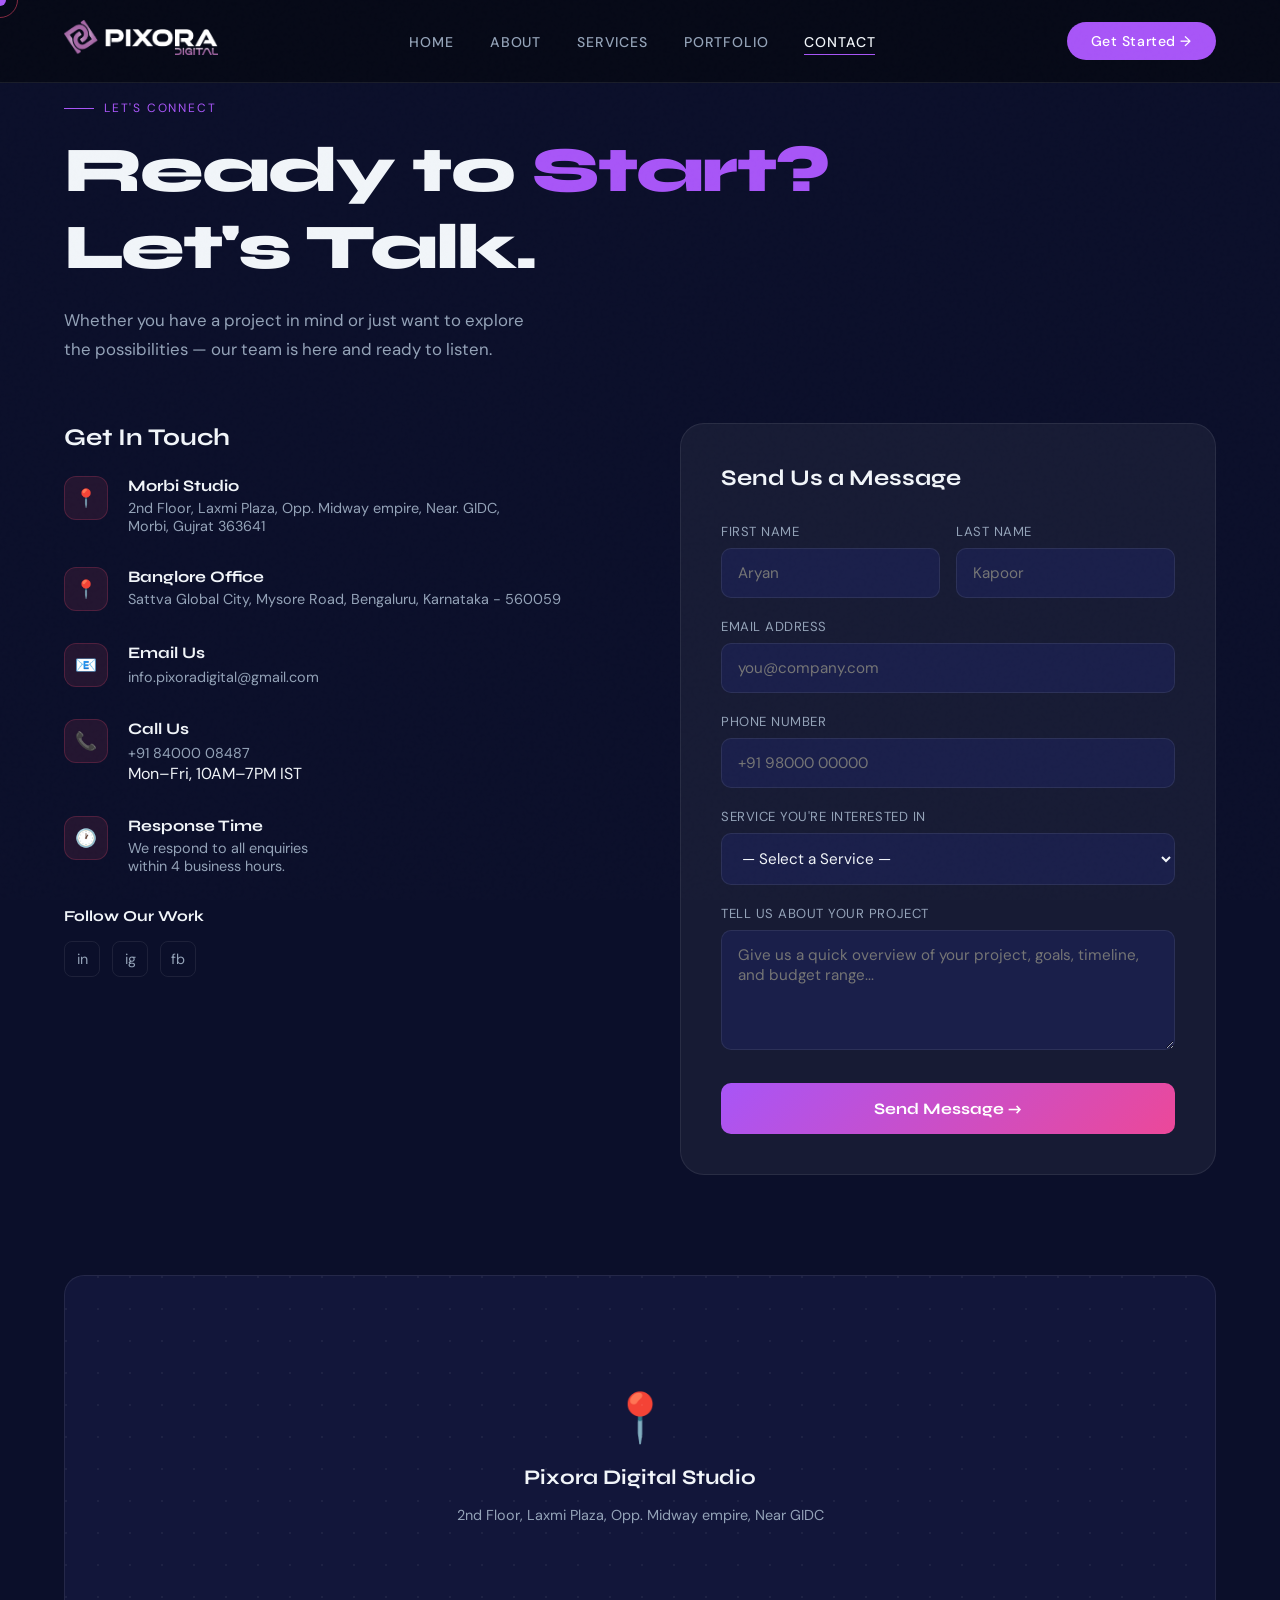
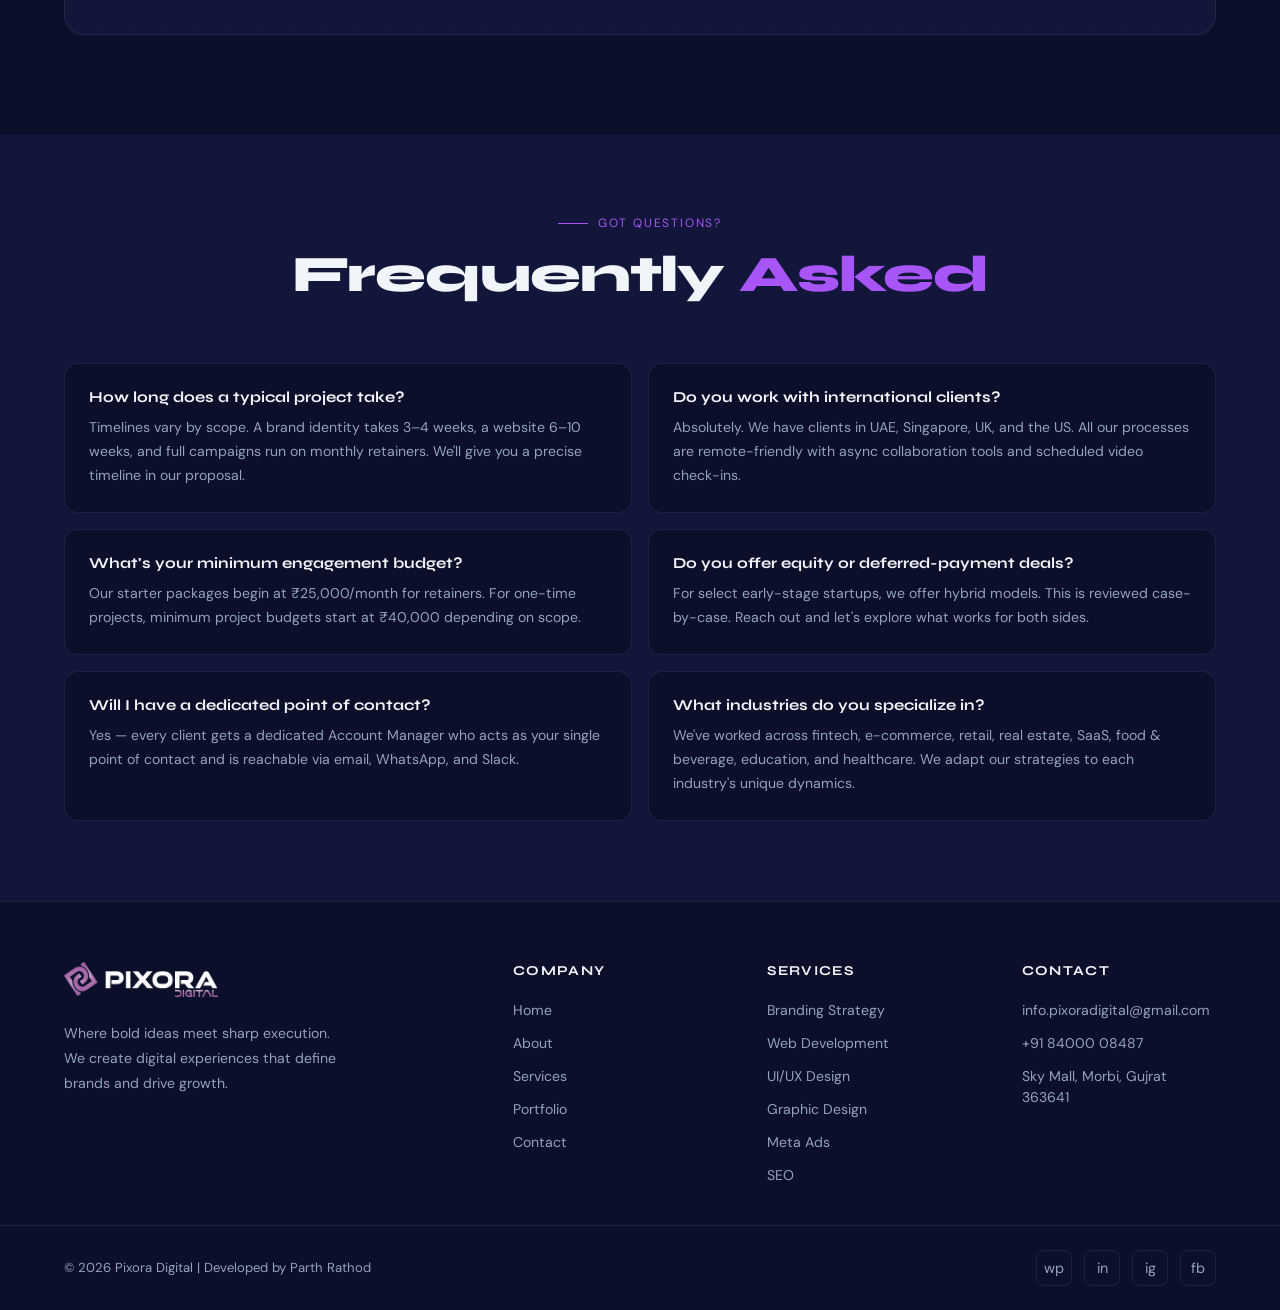
<file: contact.html>
<!DOCTYPE html>
<html lang="en">
<head>
    <meta charset="UTF-8">
    <meta name="viewport" content="width=device-width, initial-scale=1.0">
    <title>Contact</title>
    <link rel="stylesheet" href="css/style.css">
    <link rel="icon" href="image/Logo.png" type="image/png">
    <link href="https://fonts.googleapis.com/css2?family=Syne:wght@400;600;700;800&family=DM+Sans:ital,wght@0,300;0,400;0,500;1,300&display=swap" rel="stylesheet">
</head>
<body>
  
    
     <!-- PIXORA LOADER -->
<div id="px-loader">
  <div class="px-loader-inner">
    <div class="px-logo">
      <span class="px-logo-p">Pixora</span><em class="px-logo-d"> Digital</em>
    </div>
    <div class="px-tagline">Where Ideas Ignite</div>
    <div class="px-bar-wrap">
      <div class="px-bar" id="pxBar"></div>
    </div>
    <div class="px-percent" id="pxPercent">0%</div>
  </div>
</div>

<div id="cursor"></div>
<div id="cursor-ring"></div>

<!-- NAV -->
<nav id="nav">
<div class="logo"><img src="image/Logo-with-name.png" alt="Pixora-Digital"></div>
  <ul class="nav-links">
  <li><a href="index.html" class="nav-link">Home</a></li>
  <li><a href="about.html" class="nav-link">About</a></li>
  <li><a href="services.html" class="nav-link">Services</a></li>
  <li><a href="portfolio.html" class="nav-link">Portfolio</a></li>
  <li><a href="contact.html" class="nav-link">Contact</a></li>
</ul>

<button class="nav-cta" onclick="window.location.href='contact.html'">
  Get Started →
</button>

  <div class="hamburger" onclick="toggleMobileMenu()"><span></span><span></span><span></span></div>
</nav>

    
<!-- ===================== CONTACT ===================== -->
<div id="contact" class="page">
  <div class="contact-hero">
    <div class="section-label animate">Let's Connect</div>
    <h1 class="animate">Ready to <span>Start?</span><br>Let's Talk.</h1>
    <p class="animate delay-2" style="color:var(--muted);margin-top:20px;font-size:1.05rem;max-width:480px;line-height:1.7">Whether you have a project in mind or just want to explore the possibilities — our team is here and ready to listen.</p>
  </div>

  <div class="contact-grid">
    <div class="contact-info reveal">
      <h3>Get In Touch</h3>
      
      <div class="contact-item">
        <div class="contact-icon">📍</div>
        <div><h4>Morbi Studio</h4><p>2nd Floor, Laxmi Plaza, Opp. Midway empire, Near. GIDC, <br>Morbi, Gujrat 363641</p></div>
      </div>

      <div class="contact-item">
        <div class="contact-icon">📍</div>
        <div><h4>Banglore Office</h4><p>Sattva Global City, Mysore Road, Bengaluru, Karnataka - 560059</p></div>
      </div>

      <div class="contact-item">
        <div class="contact-icon">📧</div>
        <div><h4>Email Us</h4><a href="mailto:info.pixoradigital@gmail.com">info.pixoradigital@gmail.com</a></div>
      </div>
      <div class="contact-item">
        <div class="contact-icon">📞</div>
        <div><h4>Call Us</h4><a href="tel:+918400008487">+91 84000 08487</a><br>Mon–Fri, 10AM–7PM IST</p></div>
      </div>
      <div class="contact-item">
        <div class="contact-icon">🕐</div>
        <div><h4>Response Time</h4><p>We respond to all enquiries<br>within 4 business hours.</p></div>
      </div>
      <div style="margin-top:32px">
        <h4 style="font-family:Syne,sans-serif;margin-bottom:16px;font-size:0.95rem">Follow Our Work</h4>
        <div class="social-links" style="justify-content:flex-start">
          <a href="https://www.linkedin.com/company/pixora-digital-morbi" class="social-link">in</a>
          <a href="https://www.instagram.com/pixora_digital?utm_source=ig_web_button_share_sheet&igsh=ZDNlZDc0MzIxNw==" class="social-link">ig</a>
          <a href="https://www.facebook.com/share/1925sRxoVe/?mibextid=wwXIfr" class="social-link">fb</a>
        </div>
      </div>
    </div>
    <div class="contact-form reveal delay-2">
      <div id="form-wrapper">
        <h3>Send Us a Message</h3>
        <div class="form-row">
          <div class="form-group"><label>First Name</label><input type="text" placeholder="Aryan"></div>
          <div class="form-group"><label>Last Name</label><input type="text" placeholder="Kapoor"></div>
        </div>
        <div class="form-group"><label>Email Address</label><input type="email" placeholder="you@company.com"></div>
        <div class="form-group"><label>Phone Number</label><input type="tel" placeholder="+91 98000 00000"></div>
        <div class="form-group">
          <label>Service You're Interested In</label>
          <select>
            <option value="">— Select a Service —</option>
            <option>Brand Strategy & Identity</option>
            <option>Web Design & Development</option>
            <option>Performance Marketing</option>
            <option>Social Media Management</option>
            <option>SEO & Content Marketing</option>
            <option>Motion & Video Production</option>
            <option>Full Service Partnership</option>
          </select>
        </div>
        <div class="form-group"><label>Tell Us About Your Project</label><textarea placeholder="Give us a quick overview of your project, goals, timeline, and budget range..."></textarea></div>
        <button class="form-submit" onclick="submitForm()">Send Message →</button>
      </div>
      <div class="form-success" id="form-success">
        <div class="check">✅</div>
        <h3>Message Sent!</h3>
        <p>Thank you for reaching out. Our team will get back to you within 4 business hours.</p>
        <button class="btn-secondary" style="margin-top:24px" onclick="resetForm()">Send Another Message</button>
      </div>
    </div>
  </div>

  <!-- MAP -->
  <div class="map-section">
    <div class="map-placeholder">
      <div class="map-pin">📍</div>
      <h3>Pixora Digital Studio</h3>
      <p>2nd Floor, Laxmi Plaza, Opp. Midway empire, Near GIDC</p>

    </div>
  </div>

  <!-- FAQ -->
  <div class="faq-section">
    <div class="section-label reveal" style="justify-content:center">Got Questions?</div>
    <h2 class="section-title reveal" style="text-align:center">Frequently <span>Asked</span></h2>
    <div class="faq-grid reveal">
      <div class="faq-item">
        <h4>How long does a typical project take?</h4>
        <p>Timelines vary by scope. A brand identity takes 3–4 weeks, a website 6–10 weeks, and full campaigns run on monthly retainers. We'll give you a precise timeline in our proposal.</p>
      </div>
      <div class="faq-item">
        <h4>Do you work with international clients?</h4>
        <p>Absolutely. We have clients in UAE, Singapore, UK, and the US. All our processes are remote-friendly with async collaboration tools and scheduled video check-ins.</p>
      </div>
      <div class="faq-item">
        <h4>What's your minimum engagement budget?</h4>
        <p>Our starter packages begin at ₹25,000/month for retainers. For one-time projects, minimum project budgets start at ₹40,000 depending on scope.</p>
      </div>
      <div class="faq-item">
        <h4>Do you offer equity or deferred-payment deals?</h4>
        <p>For select early-stage startups, we offer hybrid models. This is reviewed case-by-case. Reach out and let's explore what works for both sides.</p>
      </div>
      <div class="faq-item">
        <h4>Will I have a dedicated point of contact?</h4>
        <p>Yes — every client gets a dedicated Account Manager who acts as your single point of contact and is reachable via email, WhatsApp, and Slack.</p>
      </div>
      <div class="faq-item">
        <h4>What industries do you specialize in?</h4>
        <p>We've worked across fintech, e-commerce, retail, real estate, SaaS, food & beverage, education, and healthcare. We adapt our strategies to each industry's unique dynamics.</p>
      </div>
    </div>
  </div>

  <!-- FOOTER -->
  <footer>
    <div class="footer-brand">
      <div class="logo"><img src="image/Logo-with-name.png" alt="Pixora-Digital"></div>
      <p>Where bold ideas meet sharp execution. We create digital experiences that define brands and drive growth.</p>
    </div>
    <div class="footer-col">
      <h5>Company</h5>
      <ul>
        <li><a href="index.html">Home</a></li>
        <li><a href="about.html">About</a></li>
        <li><a href="services.html">Services</a></li>
        <li><a href="portfolio.html">Portfolio</a></li>
        <li><a href="contact.html">Contact</a></li>
      </ul>
    </div>
    <div class="footer-col">
      <h5>Services</h5>
      <ul>
        <li><a href="#">Branding Strategy</a></li>
        <li><a href="#">Web Development</a></li>
        <li><a href="#">UI/UX Design</a></li>
        <li><a href="#">Graphic Design</a></li>
        <li><a href="#">Meta Ads</a></li>
        <li><a href="#">SEO</a></li>
      </ul>
    </div>
    <div class="footer-col">
      <h5>Contact</h5>
      <ul>
        <li><a href="mailto:info.pixoradigital@gmail.com">info.pixoradigital@gmail.com</a></li>
        <li><a href="tel:+918400008487">+91 84000 08487</a></li>
        <li><a href="#">Sky Mall, Morbi, Gujrat 363641</a></li>
      </ul>
    </div>
  </footer>
  <div class="footer-bottom">
    <p>© 2026 Pixora Digital | Developed by Parth Rathod</p>
    <div class="social-links">
      <a href="https://wa.me/+918400008487" class="social-link">wp</a>
      <a href="https://www.linkedin.com/company/pixora-digital-morbi" class="social-link">in</a>
      <a href="https://www.instagram.com/pixora_digital?utm_source=ig_web_button_share_sheet&igsh=ZDNlZDc0MzIxNw==" class="social-link">ig</a>
      <a href="https://www.facebook.com/share/1925sRxoVe/?mibextid=wwXIfr" class="social-link">fb</a>
    </div>
  </div>
</div>
<script src="js/script.js"></script>
<script>
const currentPage = window.location.pathname.split("/").pop();

document.querySelectorAll(".nav-link").forEach(link => {
  if(link.getAttribute("href") === currentPage){
    link.classList.add("active");
  }
});
</script>

</body>
</html>
</file>
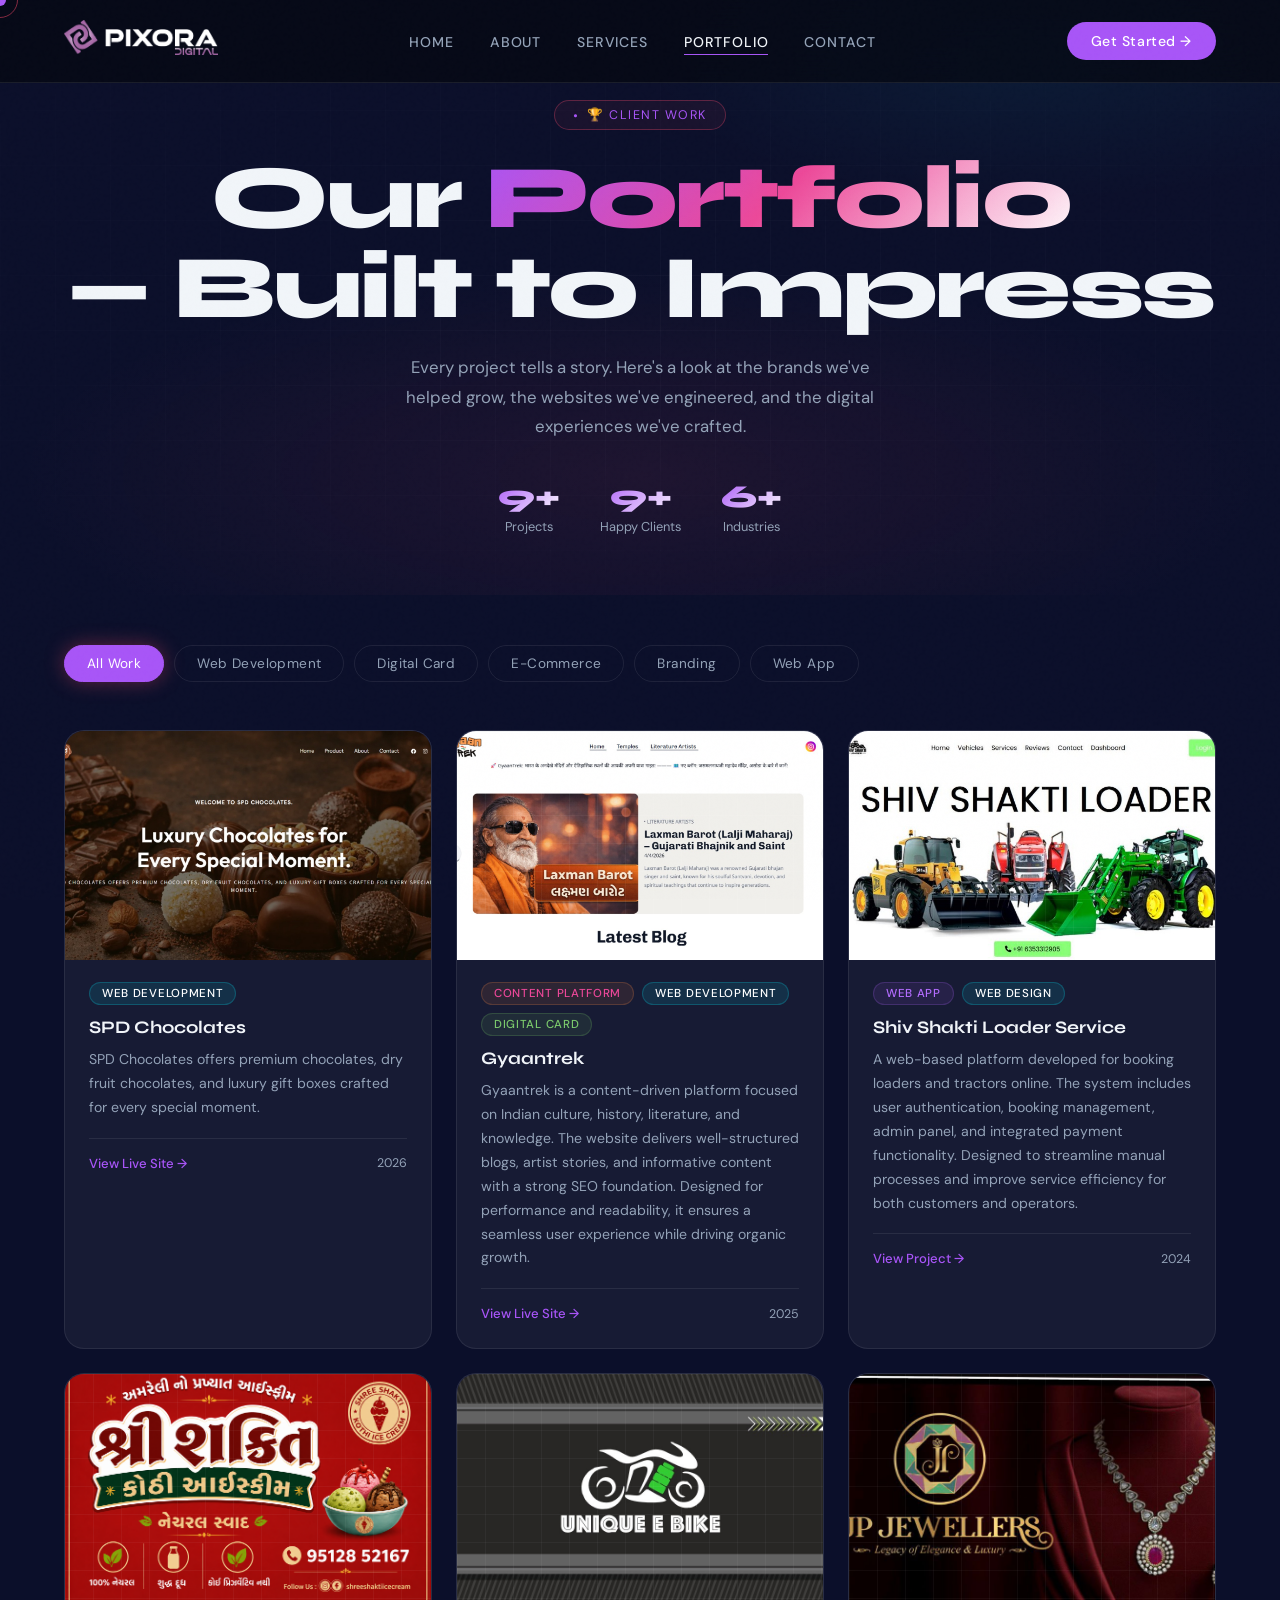
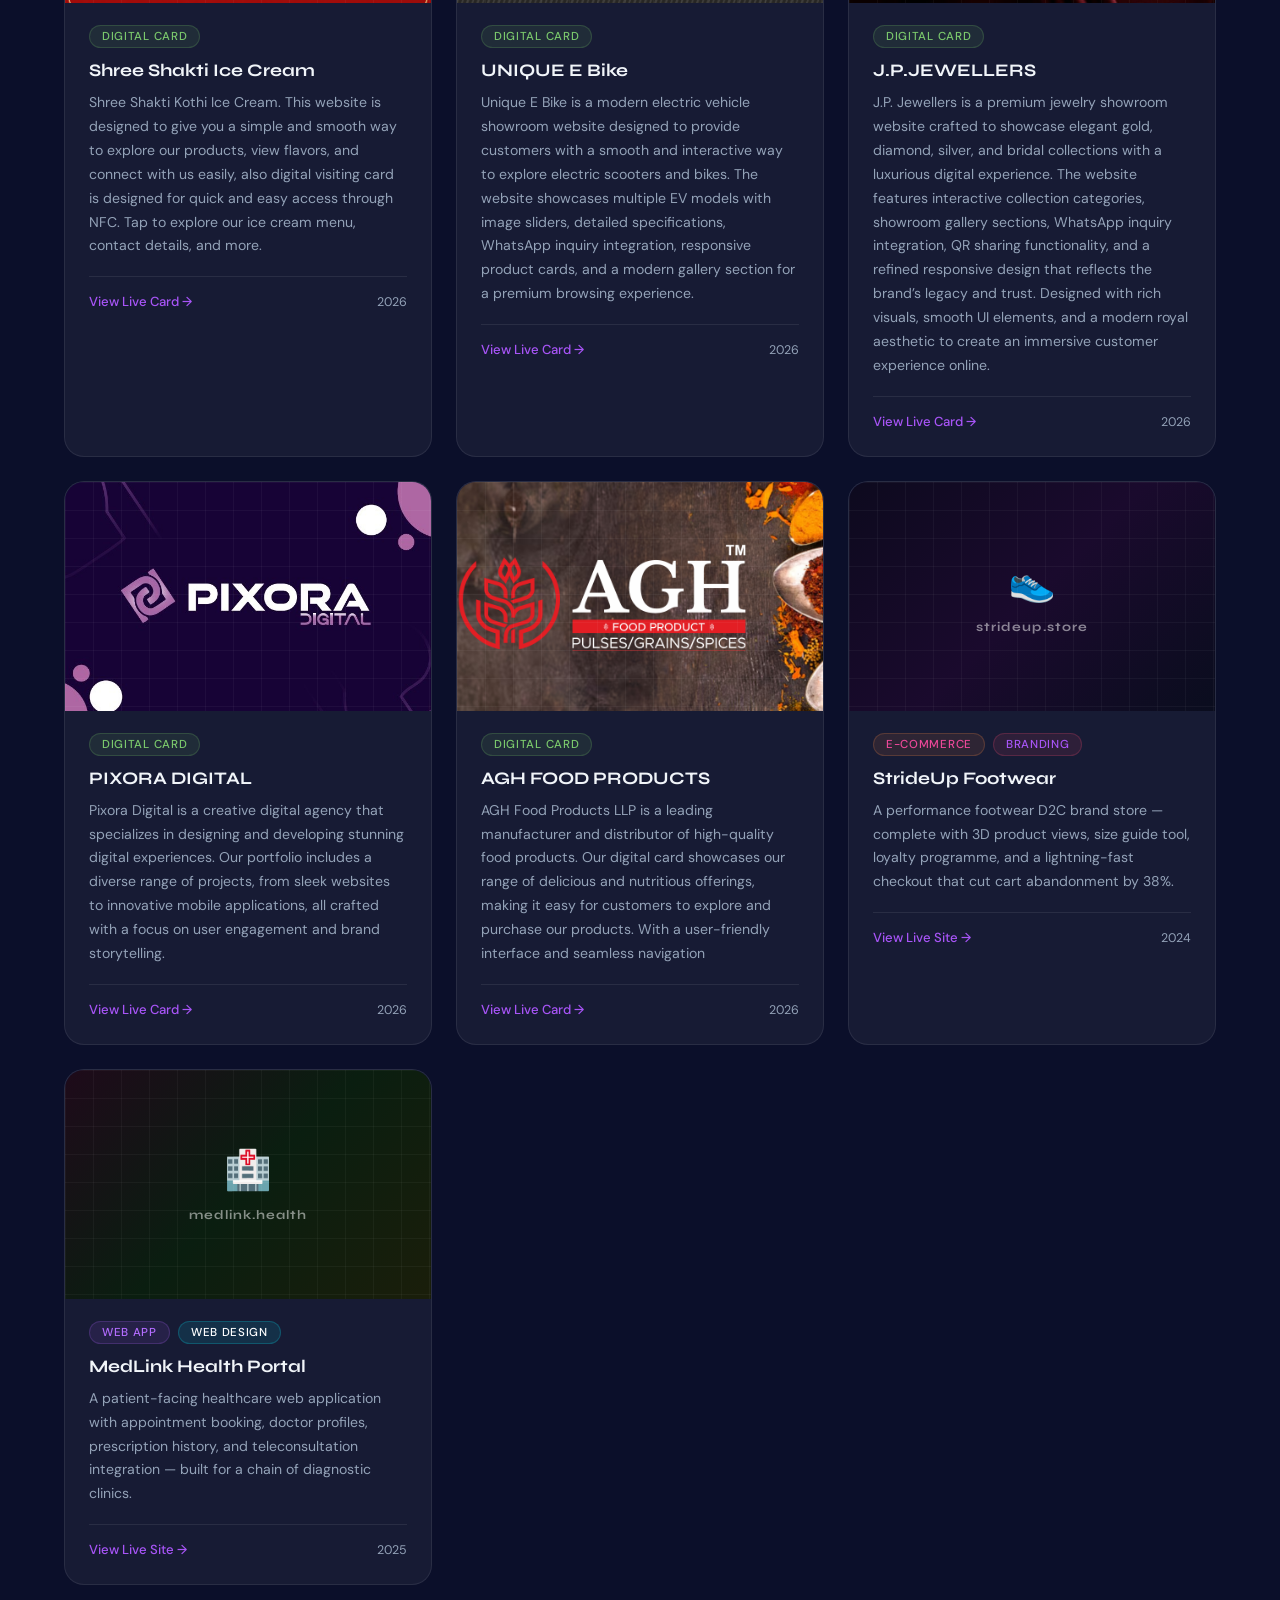
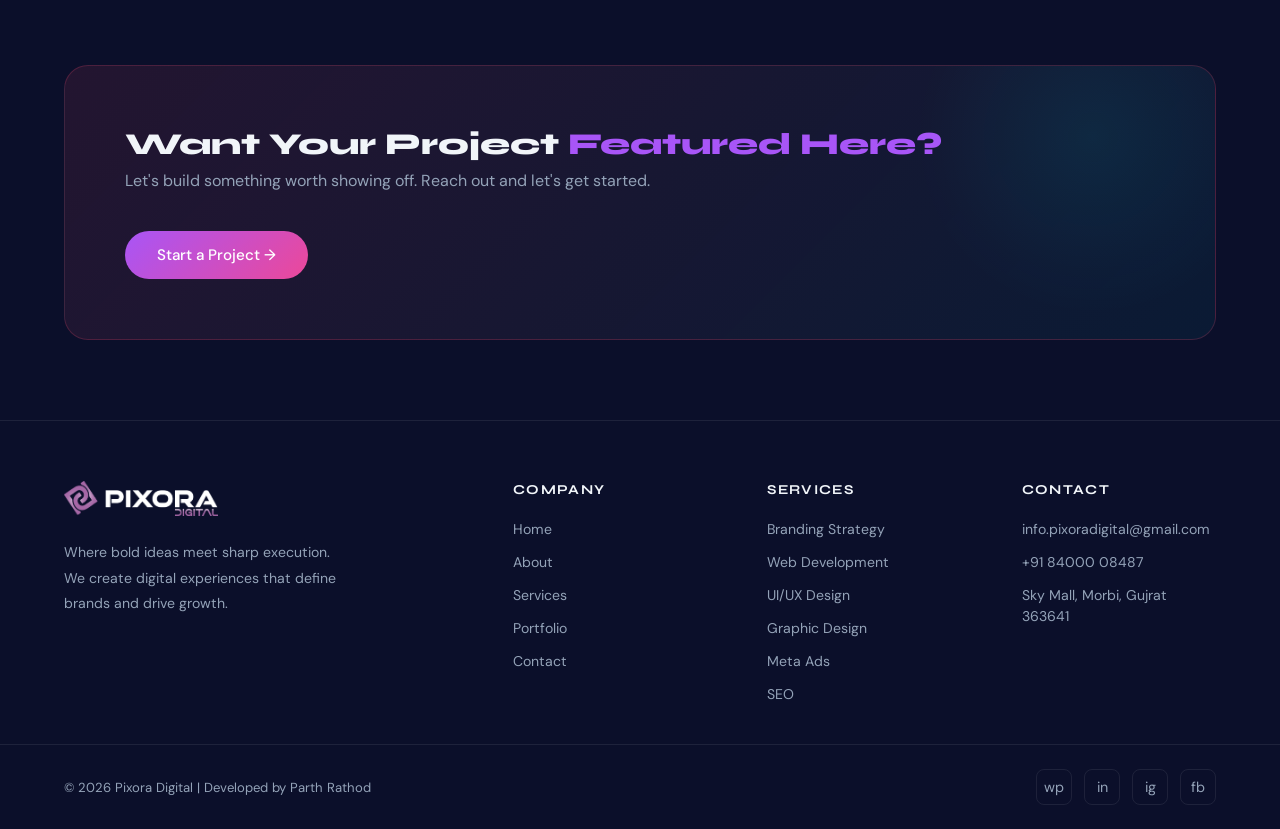
<file: portfolio.html>
<!DOCTYPE html>
<html lang="en">
<head>
<meta charset="UTF-8">
<meta name="viewport" content="width=device-width, initial-scale=1.0">
<title>Portfolio — Pixora Digital</title>
    <link rel="stylesheet" href="css/style.css">
    <link href="https://fonts.googleapis.com/css2?family=Syne:wght@400;600;700;800&family=DM+Sans:ital,wght@0,300;0,400;0,500;1,300&display=swap" rel="stylesheet">
    <link rel="icon" href="image/Logo.png" type="image/png">
</head>
<body>


     <!-- PIXORA LOADER -->
<div id="px-loader">
  <div class="px-loader-inner">
    <div class="px-logo">
      <span class="px-logo-p">Pixora</span><em class="px-logo-d"> Digital</em>
    </div>
    <div class="px-tagline">Where Ideas Ignite</div>
    <div class="px-bar-wrap">
      <div class="px-bar" id="pxBar"></div>
    </div>
    <div class="px-percent" id="pxPercent">0%</div>
  </div>
</div>

<div id="cursor"></div>
<div id="cursor-ring"></div>

<!-- NAV -->
<nav id="nav">
<div class="logo"><img src="image/Logo-with-name.png" alt="Pixora-Digital"></div>
  <ul class="nav-links">
  <li><a href="index.html" class="nav-link">Home</a></li>
  <li><a href="about.html" class="nav-link">About</a></li>
  <li><a href="services.html" class="nav-link">Services</a></li>
  <li><a href="portfolio.html" class="nav-link">Portfolio</a></li>
  <li><a href="contact.html" class="nav-link">Contact</a></li>
</ul>

<button class="nav-cta" onclick="window.location.href='contact.html'">
  Get Started →
</button>

  <div class="hamburger" onclick="toggleMobileMenu()"><span></span><span></span><span></span></div>
</nav>

<!-- HERO -->
<div class="hero">
  <div class="hero-bg"></div>
  <div class="hero-grid"></div>
  <div class="hero-tag">🏆 Client Work</div>
  <h1>Our <span class="accent">Portfolio</span><br>— Built to Impress</h1>
  <p>Every project tells a story. Here's a look at the brands we've helped grow, the websites we've engineered, and the digital experiences we've crafted.</p>
  <div class="hero-count">
    <div class="hc-item"><div class="hc-num" id="cnt1">0</div><div class="hc-label">Projects</div></div>
    <div class="hc-item"><div class="hc-num" id="cnt2">0</div><div class="hc-label">Happy Clients</div></div>
    <div class="hc-item"><div class="hc-num" id="cnt3">0</div><div class="hc-label">Industries</div></div>
  </div>
</div>

<!-- FILTER BAR -->
<div class="filter-bar">
  <button class="filter-btn active" data-filter="all">All Work</button>
  <button class="filter-btn" data-filter="web">Web Development</button>
  <button class="filter-btn" data-filter="digital_card">Digital Card</button>
  <button class="filter-btn" data-filter="ecom">E-Commerce</button>
  <button class="filter-btn" data-filter="brand">Branding</button>
  <button class="filter-btn" data-filter="app">Web App</button>
</div>

<!-- PORTFOLIO GRID -->
<div class="portfolio-grid" id="grid">

  <div class="p-card" data-cat="web" style="animation-delay:.05s">
    <div class="p-thumb">
      <div class="thumb-placeholder g1">
        <div class="thumb-grid"><img src="image/spd.jpeg" alt=""></div>
        <div class="thumb-icon">🏨</div>
        <div class="thumb-domain">spdchocolate.com</div>
      </div>
      <div class="p-overlay">
        <a href="https://spdchocolate.com/" target="_blank" class="visit-btn">Visit Site<span class="visit-icon">↗</span></a>
      </div>
    </div>
    <div class="p-body">
      <div class="p-tags"><span class="p-tag tag-web">Web Development</span></div>
      <div class="p-title">SPD Chocolates</div>
      <div class="p-desc">SPD Chocolates offers premium chocolates, dry fruit chocolates, and luxury gift boxes crafted for every special moment.</div>
      <div class="p-footer">
        <a href="https://spdchocolate.com/" target="_blank" class="p-link">View Live Site →</a>
        <span class="p-year">2026</span>
      </div>
    </div>
  </div>

  <div class="p-card" data-cat="web" data-cat="digital_card" style="animation-delay:.1s">
    <div class="p-thumb">
      <div class="thumb-placeholder g2">
        <div class="thumb-grid"><img src="image/gyaantrek-cover-image.jpeg" alt=""></div>        
        <div class="thumb-grid"></div>
        <div class="thumb-icon">🛍️</div>
        <div class="thumb-domain">gyaantrek.com</div>
      </div>
      <div class="p-overlay">
        <a href="https://gyaantrek.com" target="_blank" class="visit-btn">Visit Site <span class="visit-icon">↗</span></a>
      </div>
    </div>
    <div class="p-body">
      <div class="p-tags"><span class="p-tag tag-ecom">Content Platform</span><span class="p-tag tag-web">Web Development</span><span class="p-tag tag-digital_card">Digital Card</span></div>
      <div class="p-title">Gyaantrek</div>
      <div class="p-desc">Gyaantrek is a content-driven platform focused on Indian culture, history, literature, and knowledge. The website delivers well-structured blogs, artist stories, and informative content with a strong SEO foundation. Designed for performance and readability, it ensures a seamless user experience while driving organic growth.</div>
      <div class="p-footer">
        <a href="https://gyaantrek.com" target="_blank" class="p-link">View Live Site →</a>
        <span class="p-year">2025</span>
      </div>
    </div>
  </div>

  <div class="p-card" data-cat="app" style="animation-delay:.15s">
    <div class="p-thumb">
      <div class="thumb-placeholder g3">
        <div class="thumb-grid"><img src="image/shivshaktiloader.jpeg" alt=""></div>         
        <div class="thumb-grid"></div>
        <div class="thumb-icon">💼</div>
        <div class="thumb-domain">Shiv Shakti Loader</div>
      </div>
      <div class="p-overlay">
        <a href="image/Shiv Shakti Loader Services.pdf" target="_blank" class="visit-btn">Visit Project <span class="visit-icon">↗</span></a>
      </div>
    </div>
    <div class="p-body">
      <div class="p-tags"><span class="p-tag tag-app">Web App</span><span class="p-tag tag-web">Web Design</span></div>
      <div class="p-title">Shiv Shakti Loader Service</div>
      <div class="p-desc">A web-based platform developed for booking loaders and tractors online. The system includes user authentication, booking management, admin panel, and integrated payment functionality. Designed to streamline manual processes and improve service efficiency for both customers and operators.</div>
      <div class="p-footer">
        <a href="image/Shiv Shakti Loader Services.pdf" target="_blank" class="p-link">View Project →</a>
        <span class="p-year">2024</span>
      </div>
    </div>
  </div>

  <div class="p-card" data-cat="digital_card" style="animation-delay:.2s">
    <div class="p-thumb">
      <div class="thumb-placeholder g4">
        <div class="thumb-grid"><img src="digital_cards/shreeshakti/image/shreeshakti_card.png" alt=""></div>
        <div class="thumb-grid"></div>
        <div class="thumb-icon">🍨</div>
        <div class="thumb-domain">Shree Shakti Ice Cream</div>
      </div>
      <div class="p-overlay">
        <a href="digital_cards/shreeshakti" target="_blank" class="visit-btn" onclick="showToast('digital_cards/shreeshakti')">Visit <span class="visit-icon">↗</span></a>
      </div>
    </div>
    <div class="p-body">
      <div class="p-tags"><span class="p-tag tag-digital_card">Digital Card</span></div>
      <div class="p-title">Shree Shakti Ice Cream</div>
      <div class="p-desc">Shree Shakti Kothi Ice Cream.
This website is designed to give you a simple and smooth way to explore our products, view flavors, and connect with us easily, also digital visiting card is designed for quick and easy access through NFC. Tap to explore our ice cream menu, contact details, and more.</div>
      <div class="p-footer">
        <a href="digital_cards/shreeshakti" target="_blank" class="p-link" onclick="showToast('digital_cards/shreeshakti')">View Live Card →</a>
        <span class="p-year">2026</span>
      </div>
    </div>
  </div>

  <div class="p-card" data-cat="digital_card" style="animation-delay:.3s">
    <div class="p-thumb">
      <div class="thumb-placeholder g6">
        <div class="thumb-grid"><img src="digital_cards/uniquebike/image/unique_card.jpg" alt=""></div>
        <div class="thumb-grid"></div>
        <div class="thumb-icon">🎓</div>
        <div class="thumb-domain">UNIQUE E Bike</div>
      </div>
      <div class="p-overlay">
        <a href="digital_cards/uniquebike" target="_blank" class="visit-btn" onclick="showToast('digital_cards/uniquebike')">Visit <span class="visit-icon">↗</span></a>
      </div>
    </div>
    <div class="p-body">
      <div class="p-tags"><span class="p-tag tag-digital_card">Digital Card</span></div>
      <div class="p-title">UNIQUE E Bike</div>
      <div class="p-desc">Unique E Bike is a modern electric vehicle showroom website designed to provide customers with a smooth and interactive way to explore electric scooters and bikes. The website showcases multiple EV models with image sliders, detailed specifications, WhatsApp inquiry integration, responsive product cards, and a modern gallery section for a premium browsing experience. 
    </div>
      <div class="p-footer">
        <a href="digital_cards/uniquebike" target="_blank" class="p-link" onclick="showToast('digital_cards/uniquebike')">View Live Card →</a>
        <span class="p-year">2026</span>
      </div>
    </div>
  </div>


    <div class="p-card" data-cat="digital_card" style="animation-delay:.3s">
    <div class="p-thumb">
      <div class="thumb-placeholder g6">
        <div class="thumb-grid"><img src="digital_cards/jpjewellers/image/jpjewellers-card.jpeg" alt=""></div>
        <div class="thumb-grid"></div>
        <div class="thumb-icon">🎓</div>
        <div class="thumb-domain">J.P.JEWELLERS</div>
      </div>
      <div class="p-overlay">
        <a href="digital_cards/jpjewellers" target="_blank" class="visit-btn" onclick="showToast('digital_cards/jpjewellers')">Visit <span class="visit-icon">↗</span></a>
      </div>
    </div>
    <div class="p-body">
      <div class="p-tags"><span class="p-tag tag-digital_card">Digital Card</span></div>
      <div class="p-title">J.P.JEWELLERS</div>
      <div class="p-desc">J.P. Jewellers is a premium jewelry showroom website crafted to showcase elegant gold, diamond, silver, and bridal collections with a luxurious digital experience. The website features interactive collection categories, showroom gallery sections, WhatsApp inquiry integration, QR sharing functionality, and a refined responsive design that reflects the brand’s legacy and trust. Designed with rich visuals, smooth UI elements, and a modern royal aesthetic to create an immersive customer experience online.
    </div>
      <div class="p-footer">
        <a href="digital_cards/jpjewellers" target="_blank" class="p-link" onclick="showToast('digital_cards/jpjewellers')">View Live Card →</a>
        <span class="p-year">2026</span>
      </div>
    </div>
  </div>


  <div class="p-card" data-cat="digital_card" style="animation-delay:.3s">
    <div class="p-thumb">
      <div class="thumb-placeholder g6">
        <div class="thumb-grid"><img src="digital_cards/pixoradigital/image/pixora-card.jpg" alt=""></div>
        <div class="thumb-grid"></div>
        <div class="thumb-icon">🎓</div>
        <div class="thumb-domain">PIXORA DIGITAL</div>
      </div>
      <div class="p-overlay">
        <a href="digital_cards/pixoradigital" target="_blank" class="visit-btn" onclick="showToast('digital_cards/pixoradigital')">Visit <span class="visit-icon">↗</span></a>
      </div>
    </div>
    <div class="p-body">
      <div class="p-tags"><span class="p-tag tag-digital_card">Digital Card</span></div>
      <div class="p-title">PIXORA DIGITAL</div>
      <div class="p-desc">Pixora Digital is a creative digital agency that specializes in designing and developing stunning digital experiences. Our portfolio includes a diverse range of projects, from sleek websites to innovative mobile applications, all crafted with a focus on user engagement and brand storytelling. 
    </div>
      <div class="p-footer">
        <a href="digital_cards/pixoradigital" target="_blank" class="p-link" onclick="showToast('digital_cards/pixoradigital')">View Live Card →</a>
        <span class="p-year">2026</span>
      </div>
    </div>
  </div>



  
  <div class="p-card" data-cat="digital_card" style="animation-delay:.3s">
    <div class="p-thumb">
      <div class="thumb-placeholder g6">
        <div class="thumb-grid"><img src="digital_cards/aghmasala/image/agh_card.png" alt=""></div>
        <div class="thumb-grid"></div>
        <div class="thumb-icon">🎓</div>
        <div class="thumb-domain">AGH FOOD PRODUCTS</div>
      </div>
      <div class="p-overlay">
        <a href="digital_cards/aghmasala/" target="_blank" class="visit-btn" onclick="showToast('digital_cards/aghmasala/')">Visit <span class="visit-icon">↗</span></a>
      </div>
    </div>
    <div class="p-body">
      <div class="p-tags"><span class="p-tag tag-digital_card">Digital Card</span></div>
      <div class="p-title">AGH FOOD PRODUCTS</div>
      <div class="p-desc">AGH Food Products LLP is a leading manufacturer and distributor of high-quality food products. Our digital card showcases our range of delicious and nutritious offerings, making it easy for customers to explore and purchase our products. With a user-friendly interface and seamless navigation
      </div>
      <div class="p-footer">
        <a href="digital_cards/aghmasala/" target="_blank" class="p-link" onclick="showToast('digital_cards/aghmasala')">View Live Card →</a>
        <span class="p-year">2026</span>
      </div>
    </div>
  </div>



  <div class="p-card" data-cat="ecom" style="animation-delay:.4s">
    <div class="p-thumb">
      <div class="thumb-placeholder g8">
        <div class="thumb-grid"></div>
        <div class="thumb-icon">👟</div>
        <div class="thumb-domain">strideup.store</div>
      </div>
      <div class="p-overlay">
        <a href="https://strideup.store" target="_blank" class="visit-btn" onclick="showToast('strideup.store')">Visit Site <span class="visit-icon">↗</span></a>
      </div>
    </div>
    <div class="p-body">
      <div class="p-tags"><span class="p-tag tag-ecom">E-Commerce</span><span class="p-tag tag-brand">Branding</span></div>
      <div class="p-title">StrideUp Footwear</div>
      <div class="p-desc">A performance footwear D2C brand store — complete with 3D product views, size guide tool, loyalty programme, and a lightning-fast checkout that cut cart abandonment by 38%.</div>
      <div class="p-footer">
        <a href="https://strideup.store" target="_blank" class="p-link" onclick="showToast('strideup.store')">View Live Site →</a>
        <span class="p-year">2024</span>
      </div>
    </div>
  </div>

  <div class="p-card" data-cat="app" style="animation-delay:.45s">
    <div class="p-thumb">
      <div class="thumb-placeholder g9">
        <div class="thumb-grid"></div>
        <div class="thumb-icon">🏥</div>
        <div class="thumb-domain">medlink.health</div>
      </div>
      <div class="p-overlay">
        <a href="https://medlink.health" target="_blank" class="visit-btn" onclick="showToast('medlink.health')">Visit Site <span class="visit-icon">↗</span></a>
      </div>
    </div>
    <div class="p-body">
      <div class="p-tags"><span class="p-tag tag-app">Web App</span><span class="p-tag tag-web">Web Design</span></div>
      <div class="p-title">MedLink Health Portal</div>
      <div class="p-desc">A patient-facing healthcare web application with appointment booking, doctor profiles, prescription history, and teleconsultation integration — built for a chain of diagnostic clinics.</div>
      <div class="p-footer">
        <a href="https://medlink.health" target="_blank" class="p-link" onclick="showToast('medlink.health')">View Live Site →</a>
        <span class="p-year">2025</span>
      </div>
    </div>
  </div>

  <div class="no-results" id="noResults">
    <div class="nr-icon">🔍</div>
    <h3>No projects in this category yet</h3>
    <p>We're always adding new work — check back soon!</p>
  </div>

</div>

<!-- CTA -->
<div class="cta-section reveal">
  <div>
    <h2>Want Your Project <span style="color:var(--accent)">Featured Here?</span></h2>
    <p>Let's build something worth showing off. Reach out and let's get started.</p>
  </div>
  <a href="contact.html" class="btn-primary">Start a Project →</a>
</div>

  <!-- FOOTER -->
  <footer>
    <div class="footer-brand">
      <div class="logo"><img src="image/Logo-with-name.png" alt="Pixora-Digital"></div>
      <p>Where bold ideas meet sharp execution. We create digital experiences that define brands and drive growth.</p>
    </div>
    <div class="footer-col">
      <h5>Company</h5>
      <ul>
        <li><a href="index.html">Home</a></li>
        <li><a href="about.html">About</a></li>
        <li><a href="services.html">Services</a></li>
        <li><a href="portfolio.html">Portfolio</a></li>
        <li><a href="contact.html">Contact</a></li>
      </ul>
    </div>
    <div class="footer-col">
      <h5>Services</h5>
      <ul>
        <li><a href="#">Branding Strategy</a></li>
        <li><a href="#">Web Development</a></li>
        <li><a href="#">UI/UX Design</a></li>
        <li><a href="#">Graphic Design</a></li>
        <li><a href="#">Meta Ads</a></li>
        <li><a href="#">SEO</a></li>
      </ul>
    </div>
    <div class="footer-col">
      <h5>Contact</h5>
      <ul>
        <li><a href="mailto:info.pixoradigital@gmail.com">info.pixoradigital@gmail.com</a></li>
        <li><a href="tel:+918400008487">+91 84000 08487</a></li>
        <li><a href="#">Sky Mall, Morbi, Gujrat 363641</a></li>
      </ul>
    </div>
  </footer>
  <div class="footer-bottom">
    <p>© 2026 Pixora Digital | Developed by Parth Rathod</p>
    <div class="social-links">
      <a href="https://wa.me/+918400008487" class="social-link">wp</a>
      <a href="https://www.linkedin.com/company/pixora-digital-morbi" class="social-link">in</a>
      <a href="https://www.instagram.com/pixora_digital?utm_source=ig_web_button_share_sheet&igsh=ZDNlZDc0MzIxNw==" class="social-link">ig</a>
      <a href="https://www.facebook.com/share/1925sRxoVe/?mibextid=wwXIfr" class="social-link">fb</a>
    </div>
  </div>
</div>

<script src="js/script.js"></script>
<script>
const currentPage = window.location.pathname.split("/").pop();

document.querySelectorAll(".nav-link").forEach(link => {
  if(link.getAttribute("href") === currentPage){
    link.classList.add("active");
  }
});
</script>
</body>
</html>
</file>
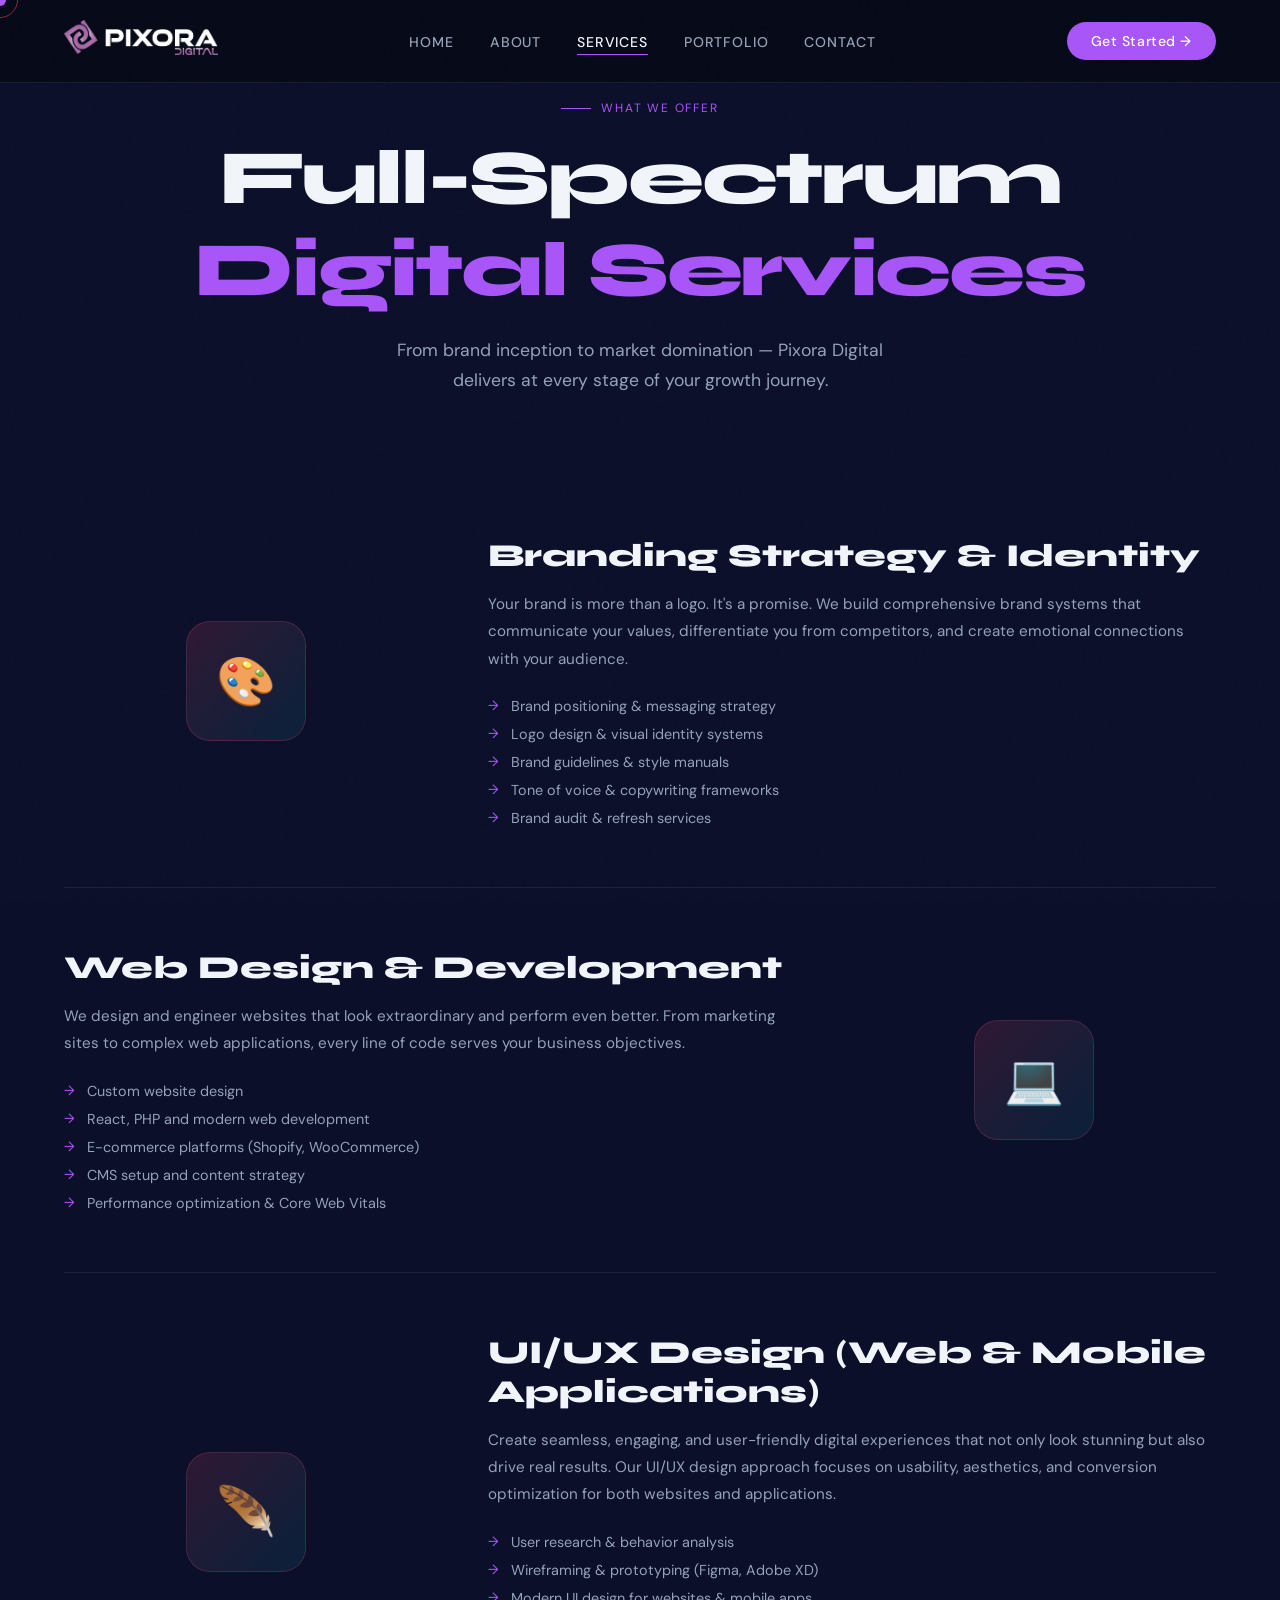
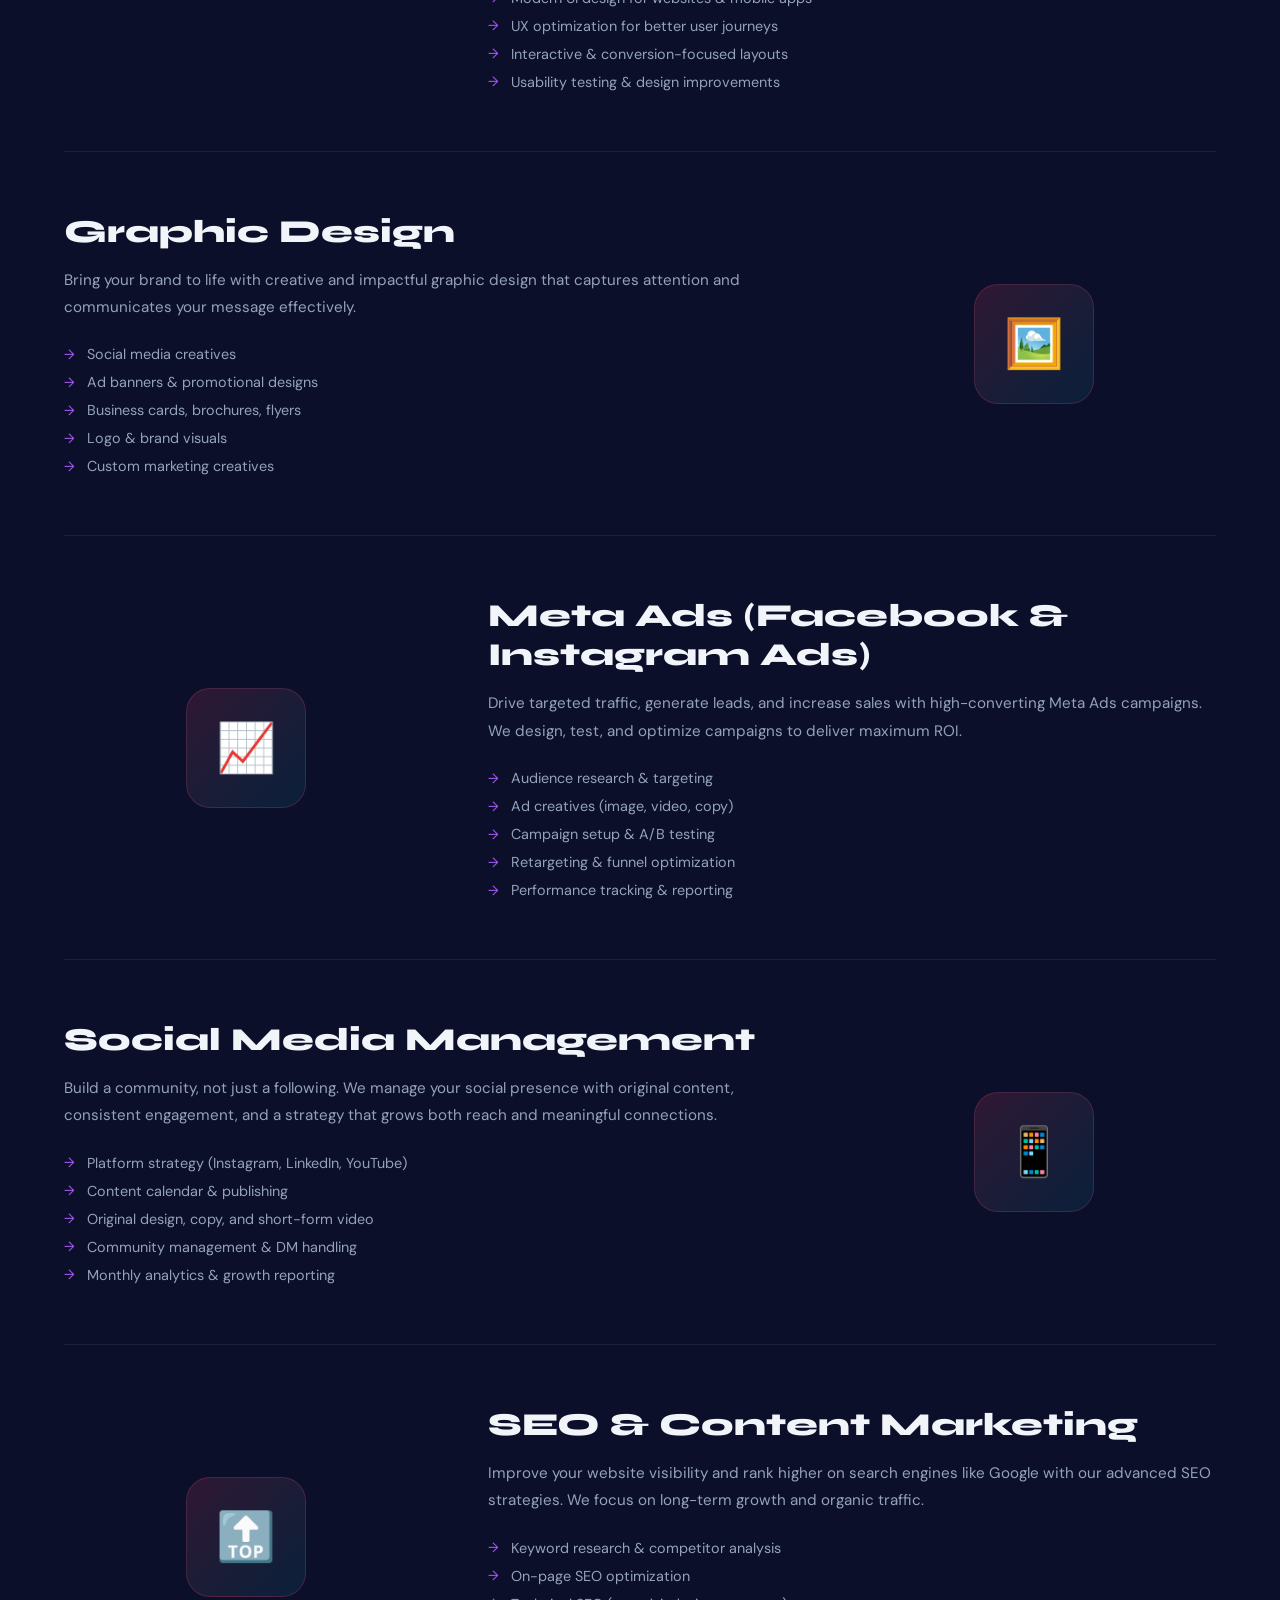
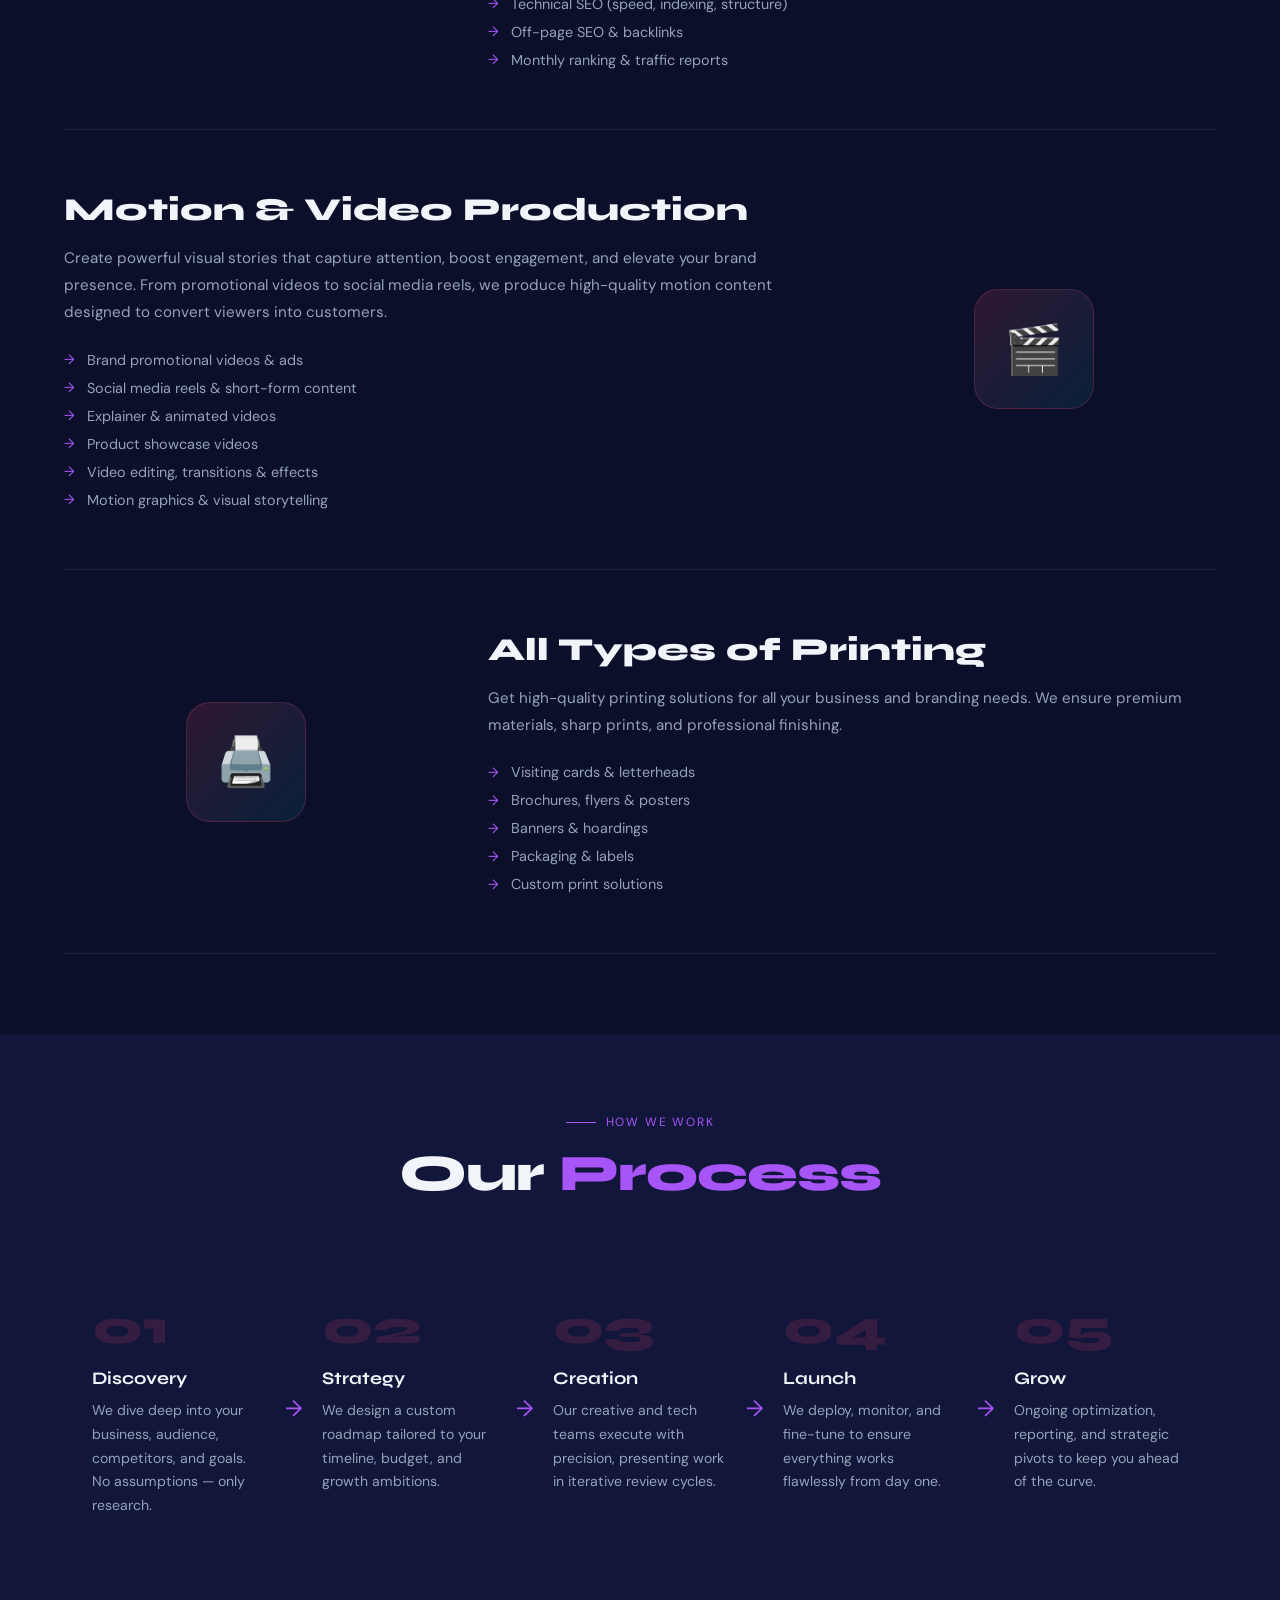
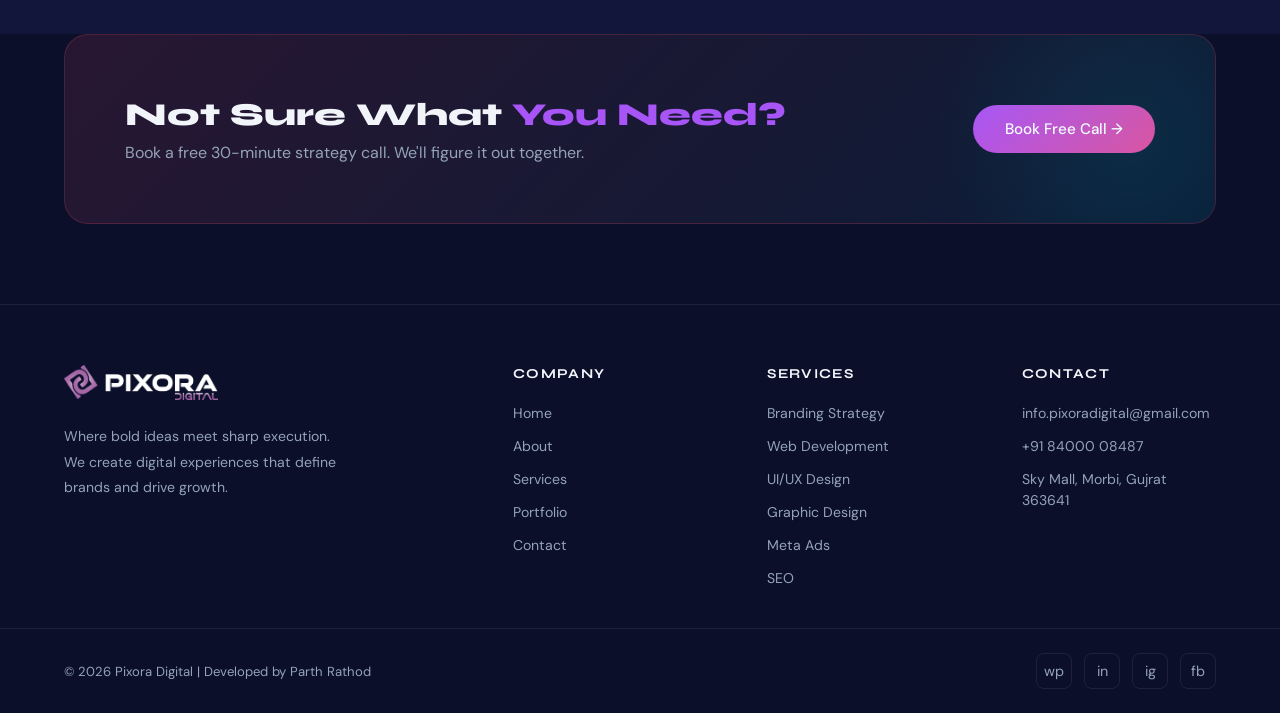
<file: services.html>
<!DOCTYPE html>
<html lang="en">
<head>
    <meta charset="UTF-8">
    <meta name="viewport" content="width=device-width, initial-scale=1.0">
    <link rel="stylesheet" href="css/style.css">
    <link href="https://fonts.googleapis.com/css2?family=Syne:wght@400;600;700;800&family=DM+Sans:ital,wght@0,300;0,400;0,500;1,300&display=swap" rel="stylesheet">
    <link rel="icon" href="image/Logo.png" type="image/png">
    <title>Services</title>
</head>
<body>
    

     <!-- PIXORA LOADER -->
<div id="px-loader">
  <div class="px-loader-inner">
    <div class="px-logo">
      <span class="px-logo-p">Pixora</span><em class="px-logo-d"> Digital</em>
    </div>
    <div class="px-tagline">Where Ideas Ignite</div>
    <div class="px-bar-wrap">
      <div class="px-bar" id="pxBar"></div>
    </div>
    <div class="px-percent" id="pxPercent">0%</div>
  </div>
</div>

<div id="cursor"></div>
<div id="cursor-ring"></div>

<!-- NAV -->
<nav id="nav">
  <div class="logo"><img src="image/Logo-with-name.png" alt="Pixora-Digital"></div>
  <ul class="nav-links">
  <li><a href="index.html" class="nav-link">Home</a></li>
  <li><a href="about.html" class="nav-link">About</a></li>
  <li><a href="services.html" class="nav-link">Services</a></li>
  <li><a href="portfolio.html" class="nav-link">Portfolio</a></li>
  <li><a href="contact.html" class="nav-link">Contact</a></li>
</ul>

<button class="nav-cta" onclick="window.location.href='contact.html'">
  Get Started →
</button>

  <div class="hamburger" onclick="toggleMobileMenu()"><span></span><span></span><span></span></div>
</nav>

<!-- ===================== SERVICES ===================== -->
<div id="services" class="page">
  <div class="services-hero">
    <div class="section-label reveal" style="justify-content:center">What We Offer</div>
    <h1 class="animate">Full-Spectrum<br><span style="color:var(--accent)">Digital Services</span></h1>
    <p class="animate delay-2">From brand inception to market domination — Pixora Digital delivers at every stage of your growth journey.</p>
  </div>

  <div class="services-detailed">
    <div class="service-detail reveal">
      <div><div class="service-detail-icon">🎨</div></div>
      <div class="service-detail-content">
        <h2>Branding Strategy & Identity</h2>
        <p>Your brand is more than a logo. It's a promise. We build comprehensive brand systems that communicate your values, differentiate you from competitors, and create emotional connections with your audience.</p>
        <ul class="feature-list">
          <li>Brand positioning & messaging strategy</li>
          <li>Logo design & visual identity systems</li>
          <li>Brand guidelines & style manuals</li>
          <li>Tone of voice & copywriting frameworks</li>
          <li>Brand audit & refresh services</li>
        </ul>
      </div>
    </div>
    <div class="service-detail reveal">
      <div><div class="service-detail-icon">💻</div></div>
      <div class="service-detail-content">
        <h2>Web Design & Development</h2>
        <p>We design and engineer websites that look extraordinary and perform even better. From marketing sites to complex web applications, every line of code serves your business objectives.</p>
        <ul class="feature-list">
          <li>Custom website design</li>
          <li>React, PHP and modern web development</li>
          <li>E-commerce platforms (Shopify, WooCommerce)</li>
          <li>CMS setup and content strategy</li>
          <li>Performance optimization & Core Web Vitals</li>
        </ul>
      </div>
    </div>
    <div class="service-detail reveal">
      <div><div class="service-detail-icon">🪶</div></div>
      <div class="service-detail-content">
        <h2>UI/UX Design (Web & Mobile Applications)</h2>
        <p>Create seamless, engaging, and user-friendly digital experiences that not only look stunning but also drive real results. Our UI/UX design approach focuses on usability, aesthetics, and conversion optimization for both websites and applications.</p>
        <ul class="feature-list">
          <li>User research & behavior analysis</li>
          <li>Wireframing & prototyping (Figma, Adobe XD)</li>
          <li>Modern UI design for websites & mobile apps</li>
          <li>UX optimization for better user journeys</li>
          <li>Interactive & conversion-focused layouts</li>
          <li>Usability testing & design improvements</li>
        </ul>
      </div>
    </div>
    <div class="service-detail reveal">
      <div><div class="service-detail-icon">🖼️</div></div>
      <div class="service-detail-content">
        <h2>Graphic Design</h2>
        <p>Bring your brand to life with creative and impactful graphic design that captures attention and communicates your message effectively.</p>
        <ul class="feature-list">
          <li>Social media creatives</li>
          <li>Ad banners & promotional designs</li>
          <li>Business cards, brochures, flyers</li>
          <li>Logo & brand visuals</li>
          <li>Custom marketing creatives</li>
        </ul>
      </div>
    </div>
    <div class="service-detail reveal">
      <div><div class="service-detail-icon">📈</div></div>
      <div class="service-detail-content">
        <h2>Meta Ads (Facebook & Instagram Ads)</h2>
        <p>Drive targeted traffic, generate leads, and increase sales with high-converting Meta Ads campaigns. We design, test, and optimize campaigns to deliver maximum ROI.</p>
        <ul class="feature-list">
          <li>Audience research & targeting</li>
          <li>Ad creatives (image, video, copy)</li>
          <li>Campaign setup & A/B testing</li>
          <li>Retargeting & funnel optimization</li>
          <li>Performance tracking & reporting</li>
        </ul>
      </div>
    </div>
    <div class="service-detail reveal">
      <div><div class="service-detail-icon">📱</div></div>
      <div class="service-detail-content">
        <h2>Social Media Management</h2>
        <p>Build a community, not just a following. We manage your social presence with original content, consistent engagement, and a strategy that grows both reach and meaningful connections.</p>
        <ul class="feature-list">
          <li>Platform strategy (Instagram, LinkedIn, YouTube)</li>
          <li>Content calendar & publishing</li>
          <li>Original design, copy, and short-form video</li>
          <li>Community management & DM handling</li>
          <li>Monthly analytics & growth reporting</li>
        </ul>
      </div>
    </div>

    <div class="service-detail reveal">
      <div><div class="service-detail-icon">🔝</div></div>
      <div class="service-detail-content">
        <h2>SEO & Content Marketing</h2>
        <p>Improve your website visibility and rank higher on search engines like Google with our advanced SEO strategies. We focus on long-term growth and organic traffic.</p>
        <ul class="feature-list">
          <li>Keyword research & competitor analysis</li>
          <li>On-page SEO optimization</li>
          <li>Technical SEO (speed, indexing, structure)</li>
          <li>Off-page SEO & backlinks</li>
          <li>Monthly ranking & traffic reports</li>
        </ul>
      </div>
    </div>
     <div class="service-detail reveal">
      <div><div class="service-detail-icon">🎬</div></div>
      <div class="service-detail-content">
        <h2>Motion & Video Production</h2>
        <p>Create powerful visual stories that capture attention, boost engagement, and elevate your brand presence. From promotional videos to social media reels, we produce high-quality motion content designed to convert viewers into customers.</p>
        <ul class="feature-list">
          <li>Brand promotional videos & ads</li>
          <li>Social media reels & short-form content</li>
          <li>Explainer & animated videos</li>
          <li>Product showcase videos</li>
          <li>Video editing, transitions & effects</li>
          <li>Motion graphics & visual storytelling</li>

        </ul>
      </div>
    </div>
     <div class="service-detail reveal">
      <div><div class="service-detail-icon">🖨️</div></div>
      <div class="service-detail-content">
        <h2>All Types of Printing</h2>
        <p>Get high-quality printing solutions for all your business and branding needs. We ensure premium materials, sharp prints, and professional finishing.</p>
        <ul class="feature-list">
          <li>Visiting cards & letterheads</li>
          <li>Brochures, flyers & posters</li>
          <li>Banners & hoardings</li>
          <li>Packaging & labels</li>
          <li>Custom print solutions</li>
        </ul>
      </div>
    </div>
  </div>

  <!-- PROCESS -->
  <div class="process-section">
    <div class="section-label reveal" style="justify-content:center">How We Work</div>
    <h2 class="section-title reveal" style="text-align:center; margin-bottom:0">Our <span>Process</span></h2>
    <div class="process-steps reveal">
      <div class="process-step">
        <div class="ps-num">01</div>
        <h4>Discovery</h4>
        <p>We dive deep into your business, audience, competitors, and goals. No assumptions — only research.</p>
      </div>
      <div class="process-step">
        <div class="ps-num">02</div>
        <h4>Strategy</h4>
        <p>We design a custom roadmap tailored to your timeline, budget, and growth ambitions.</p>
      </div>
      <div class="process-step">
        <div class="ps-num">03</div>
        <h4>Creation</h4>
        <p>Our creative and tech teams execute with precision, presenting work in iterative review cycles.</p>
      </div>
      <div class="process-step">
        <div class="ps-num">04</div>
        <h4>Launch</h4>
        <p>We deploy, monitor, and fine-tune to ensure everything works flawlessly from day one.</p>
      </div>
      <div class="process-step">
        <div class="ps-num">05</div>
        <h4>Grow</h4>
        <p>Ongoing optimization, reporting, and strategic pivots to keep you ahead of the curve.</p>
      </div>
    </div>
  </div>

<!-- PRICING -->
<!-- 
  <div class="pricing-section">
    <div class="section-label reveal" style="justify-content:center">Investment</div>
    <h2 class="section-title reveal" style="text-align:center">Transparent <span>Pricing</span></h2>
    <div class="pricing-grid reveal">
      <div class="pricing-card">
        <div class="plan-name">Starter</div>
        <div class="plan-price"><sup>₹</sup>25,000<span>/mo</span></div>
        <p style="font-size:0.88rem;color:var(--muted);margin-bottom:20px">Perfect for new businesses ready to establish their digital presence.</p>
        <ul class="plan-features">
          <li>Brand identity package</li>
          <li>5-page responsive website</li>
          <li>Basic SEO setup</li>
          <li>Social media setup (2 platforms)</li>
          <li>Monthly performance report</li>
        </ul>
        <button class="btn-secondary" style="width:100%;padding:14px" onclick="window.location.href='contact.html'">Get Started</button>
      </div>
      <div class="pricing-card featured">
        <div class="featured-badge">Most Popular</div>
        <div class="plan-name">Growth</div>
        <div class="plan-price"><sup>₹</sup>65,000<span>/mo</span></div>
        <p style="font-size:0.88rem;color:var(--muted);margin-bottom:20px">For brands ready to scale with full-service digital marketing.</p>
        <ul class="plan-features">
          <li>Everything in Starter</li>
          <li>Custom web application</li>
          <li>Google + Meta ad campaigns (₹50K ad spend)</li>
          <li>Social media management (4 platforms)</li>
          <li>Weekly strategy calls</li>
          <li>Dedicated account manager</li>
        </ul>
        <button class="btn-primary" style="width:100%;padding:14px" onclick="window.location.href='contact.html'">Start Growing</button>
      </div>
      <div class="pricing-card">
        <div class="plan-name">Enterprise</div>
        <div class="plan-price">Custom</div>
        <p style="font-size:0.88rem;color:var(--muted);margin-bottom:20px">Full-stack agency partnership for high-growth companies.</p>
        <ul class="plan-features">
          <li>Everything in Growth</li>
          <li>Dedicated creative team</li>
          <li>Unlimited campaigns & assets</li>
          <li>Video & motion production</li>
          <li>C-suite strategy advisory</li>
          <li>24/7 priority support</li>
        </ul>
        <button class="btn-secondary" style="width:100%;padding:14px" onclick="window.location.href='contact.html'">Talk to Us</button>
      </div>
    </div>
  </div> -->

  <div class="cta-banner reveal" style="margin:0 5% 80px">
    <div><h2>Not Sure What <span style="color:var(--accent)">You Need?</span></h2><p>Book a free 30-minute strategy call. We'll figure it out together.</p></div>
    <button class="btn-primary" onclick="window.location.href='contact.html'">Book Free Call →</button>
  </div>

  <!-- FOOTER -->
  <footer>
    <div class="footer-brand">
      <div class="logo"><img src="image/Logo-with-name.png" alt="Pixora-Digital"></div>
      <p>Where bold ideas meet sharp execution. We create digital experiences that define brands and drive growth.</p>
    </div>
    <div class="footer-col">
      <h5>Company</h5>
      <ul>
        <li><a href="index.html">Home</a></li>
        <li><a href="about.html">About</a></li>
        <li><a href="services.html">Services</a></li>
        <li><a href="portfolio.html">Portfolio</a></li>
        <li><a href="contact.html">Contact</a></li>
      </ul>
    </div>
    <div class="footer-col">
      <h5>Services</h5>
      <ul>
        <li><a href="#">Branding Strategy</a></li>
        <li><a href="#">Web Development</a></li>
        <li><a href="#">UI/UX Design</a></li>
        <li><a href="#">Graphic Design</a></li>
        <li><a href="#">Meta Ads</a></li>
        <li><a href="#">SEO</a></li>
      </ul>
    </div>
    <div class="footer-col">
      <h5>Contact</h5>
      <ul>
        <li><a href="mailto:info.pixoradigital@gmail.com">info.pixoradigital@gmail.com</a></li>
        <li><a href="tel:+918400008487">+91 84000 08487</a></li>
        <li><a href="#">Sky Mall, Morbi, Gujrat 363641</a></li>
      </ul>
    </div>
  </footer>
  <div class="footer-bottom">
    <p>© 2026 Pixora Digital | Developed by Parth Rathod</p>
    <div class="social-links">
      <a href="https://wa.me/+918400008487" class="social-link">wp</a>
      <a href="https://www.linkedin.com/company/pixora-digital-morbi" class="social-link">in</a>
      <a href="https://www.instagram.com/pixora_digital?utm_source=ig_web_button_share_sheet&igsh=ZDNlZDc0MzIxNw==" class="social-link">ig</a>
      <a href="https://www.facebook.com/share/1925sRxoVe/?mibextid=wwXIfr" class="social-link">fb</a>
    </div>
  </div>
</div>

<script src="js/script.js"></script>

<script>
const currentPage = window.location.pathname.split("/").pop();

document.querySelectorAll(".nav-link").forEach(link => {
  if(link.getAttribute("href") === currentPage){
    link.classList.add("active");
  }
});
</script>

</body>
</html>
</file>
<file: css/style.css>
:root {
  --bg: #0b0f2a;              /* deep navy blue */
  --surface: #12163a;         /* dark purple-blue */
  --surface2: #1a1f4a;        /* card background */

  --accent: #a855f7;          /* main purple */
  --accent2: #ec4899;         /* pink highlight */
  --accent3: #6366f1;
  --cyan: #ffffff;         /* soft indigo */

  --text: #f1f5f9;            /* clean white */
  --muted: #94a3b8;           /* soft gray */

  --card: rgba(255,255,255,0.05);
  --border: rgba(255,255,255,0.08);

  --glow: rgba(168,85,247,0.35); /* purple glow */
}



  *, *::before, *::after { margin:0; padding:0; box-sizing:border-box; }
  html { scroll-behavior:smooth; }
  body {
    background: var(--bg);
    color: var(--text);
    font-family: 'DM Sans', sans-serif;
    font-weight: 400;
    overflow-x: hidden;
    cursor: none;
  }


  /* Pre-Loader */


  #px-loader {
  position: fixed; inset: 0; z-index: 99999;
  background: #050810;
  display: flex; align-items: center; justify-content: center;
  flex-direction: column;
  transition: opacity 0.6s ease, visibility 0.6s ease;
}
#px-loader.hidden { opacity: 0; visibility: hidden; pointer-events: none; }
.px-loader-inner { text-align: center; }
.px-logo {
  font-family: 'Syne', sans-serif;
  font-size: clamp(2rem, 6vw, 3.5rem);
  font-weight: 800; letter-spacing: -0.03em;
  opacity: 0; transform: translateY(20px);
  animation: pxFadeUp 0.6s ease 0.2s forwards;
}
.px-logo-p { color: var(--accent); }
.px-logo-d { color: var(--cyan); font-style: normal; }
.px-tagline {
  font-family: 'DM Sans', sans-serif;
  font-size: 0.85rem; letter-spacing: 0.18em;
  text-transform: uppercase; color: #6b7280;
  margin-top: 10px;
  opacity: 0; animation: pxFadeUp 0.6s ease 0.45s forwards;
}
.px-bar-wrap {
  width: 200px; height: 2px;
  background: rgba(255,255,255,0.08);
  border-radius: 2px; margin: 32px auto 12px;
  overflow: hidden;
  opacity: 0; animation: pxFadeUp 0.4s ease 0.6s forwards;
}
.px-bar {
  height: 100%; width: 0%;
  background: linear-gradient(90deg, #ff4d6d, #ff8c42, #00f0ff);
  border-radius: 2px;
  transition: width 0.05s linear;
}
.px-percent {
  font-family: 'Syne', sans-serif;
  font-size: 0.8rem; color: #6b7280;
  letter-spacing: 0.08em;
  opacity: 0; animation: pxFadeUp 0.4s ease 0.65s forwards;
}
@keyframes pxFadeUp {
  from { opacity: 0; transform: translateY(16px); }
  to   { opacity: 1; transform: translateY(0); }
}
body.loading { overflow: hidden; }

  /* CUSTOM CURSOR */
  #cursor {
    width:12px; height:12px;
    background: var(--accent);
    border-radius:50%;
    position:fixed; top:0; left:0;
    pointer-events:none; z-index:9999;
    transform: translate(-50%,-50%);
    transition: transform 0.1s, width 0.2s, height 0.2s, background 0.2s;
    mix-blend-mode: screen;
  }
  #cursor-ring {
    width:36px; height:36px;
    border:1.5px solid rgba(255,77,109,0.5);
    border-radius:50%;
    position:fixed; top:0; left:0;
    pointer-events:none; z-index:9998;
    transform: translate(-50%,-50%);
    transition: transform 0.18s ease, width 0.25s, height 0.25s, border-color 0.25s;
  }
  body:has(a:hover) #cursor, body:has(button:hover) #cursor { width:20px; height:20px; background: var(--cyan); }
  body:has(a:hover) #cursor-ring, body:has(button:hover) #cursor-ring { width:52px; height:52px; border-color:var(--cyan); }

  /* NOISE OVERLAY */
  body::before {
    content:'';
    position:fixed; inset:0;
    background-image: url("data:image/svg+xml,%3Csvg viewBox='0 0 256 256' xmlns='http://www.w3.org/2000/svg'%3E%3Cfilter id='noise'%3E%3CfeTurbulence type='fractalNoise' baseFrequency='0.9' numOctaves='4' stitchTiles='stitch'/%3E%3C/filter%3E%3Crect width='100%25' height='100%25' filter='url(%23noise)' opacity='0.04'/%3E%3C/svg%3E");
    pointer-events:none; z-index:9990; opacity:0.4;
  }

  /* NAV */
  nav {
    position:fixed; top:0; left:0; right:0; z-index:1000;
    padding:20px 5%;
    display:flex; align-items:center; justify-content:space-between;
    background: rgba(5,8,16,0.7);
    backdrop-filter: blur(20px);
    border-bottom: 1px solid var(--border);
    transition: all 0.3s;
  }
  .logo {
    font-family:'Syne',sans-serif;
    font-size:1.6rem; font-weight:800;
    letter-spacing:-0.02em;
  }
  .logo img{

    height:35px; width:auto;
    transition: transform 0.3s;

  }
  .nav-links { display:flex; gap:36px; list-style:none; }
  .nav-links a {
    font-size:0.88rem; font-weight:500; letter-spacing:0.06em;
    text-transform:uppercase; text-decoration:none; color:var(--muted);
    transition:color 0.2s;
    position:relative;
    cursor:none;
  }
  .nav-links a::after {
    content:''; position:absolute; bottom:-4px; left:0; right:0; height:1px;
    background: var(--accent); transform:scaleX(0); transform-origin:left;
    transition: transform 0.3s;
  }
  .nav-links a:hover { color:var(--text); }
  .nav-links a:hover::after { transform:scaleX(1); }
  .nav-links a.active { color:var(--text); }
  .nav-links a.active::after { transform:scaleX(1); }
  .nav-cta {
    padding:10px 24px;
    background: var(--accent);
    color:#fff; border:none; border-radius:40px;
    font-family:'DM Sans',sans-serif; font-size:0.88rem; font-weight:500;
    cursor:none; transition: transform 0.2s, box-shadow 0.2s;
    letter-spacing:0.04em;
  }
  .nav-cta:hover { transform:scale(1.05); box-shadow:0 0 24px var(--glow); }


  /* ANIMATIONS */
  @keyframes fadeUp {
    from { opacity:0; transform:translateY(40px); }
    to { opacity:1; transform:translateY(0); }
  }
  @keyframes fadeIn {
    from { opacity:0; } to { opacity:1; }
  }
  @keyframes float {
    0%,100% { transform:translateY(0px); }
    50% { transform:translateY(-18px); }
  }
  @keyframes spin {
    from { transform:rotate(0deg); } to { transform:rotate(360deg); }
  }
  @keyframes pulse {
    0%,100% { opacity:0.4; transform:scale(1); }
    50% { opacity:0.8; transform:scale(1.05); }
  }
  @keyframes slide-right {
    from { transform:translateX(-100%); opacity:0; }
    to { transform:translateX(0); opacity:1; }
  }
  @keyframes marquee {
    from { transform:translateX(0); }
    to { transform:translateX(-50%); }
  }
  @keyframes glow-pulse {
    0%,100% { box-shadow:0 0 20px rgba(255,77,109,0.3); }
    50% { box-shadow:0 0 50px rgba(255,77,109,0.7), 0 0 80px rgba(0,240,255,0.2); }
  }
  @keyframes counter { from { opacity:0; } to { opacity:1; } }
  @keyframes orbit {
    from { transform:rotate(0deg) translateX(120px) rotate(0deg); }
    to { transform:rotate(360deg) translateX(120px) rotate(-360deg); }
  }

  .animate { animation:fadeUp 0.7s ease both; }
  .delay-1 { animation-delay:0.1s; }
  .delay-2 { animation-delay:0.2s; }
  .delay-3 { animation-delay:0.3s; }
  .delay-4 { animation-delay:0.4s; }
  .delay-5 { animation-delay:0.5s; }
  .delay-6 { animation-delay:0.6s; }

  /* ===== HOME PAGE ===== */
  #home { position:relative; overflow:hidden; }

  /* Hero */
  .hero {
    min-height:100vh;
    display:flex; flex-direction:column; align-items:center; justify-content:center;
    text-align:center; padding:0 5%;
    position:relative;
  }
  .hero-bg {
    position:absolute; inset:0;
    background: radial-gradient(ellipse 80% 60% at 50% 60%, rgba(255,77,109,0.08) 0%, transparent 70%),
                radial-gradient(ellipse 60% 40% at 80% 20%, rgba(0,240,255,0.06) 0%, transparent 60%);
  }
  .hero-grid {
    position:absolute; inset:0;
    background-image: linear-gradient(rgba(255,255,255,0.03) 1px, transparent 1px),
                      linear-gradient(90deg, rgba(255,255,255,0.03) 1px, transparent 1px);
    background-size:60px 60px;
    mask-image: radial-gradient(ellipse 70% 60% at 50% 50%, black, transparent);
  }
  .hero-tag {
    display:inline-flex; align-items:center; gap:8px;
    padding:6px 16px;
    border:1px solid rgba(255,77,109,0.3);
    border-radius:30px;
    font-size:0.78rem; letter-spacing:0.12em; text-transform:uppercase;
    color:var(--accent); margin-bottom:28px;
    animation:fadeUp 0.6s ease both;
    background:rgba(255,77,109,0.06);
  }
  .hero-tag::before { content:'●'; font-size:0.5rem; animation:pulse 1.5s ease infinite; }
  .hero-title {
    font-family:'Syne',sans-serif;
    font-size:clamp(3rem,8vw,7rem);
    font-weight:800; line-height:0.95;
    letter-spacing:-0.03em;
    animation:fadeUp 0.7s ease 0.1s both;
    position:relative;
  }
  .hero-title .line1 { display:block; }
  .hero-title .line2 { display:block; color:transparent;
    -webkit-text-stroke:1px rgba(255,255,255,0.3); }
  .hero-title .line3 { display:block;
    background: linear-gradient(135deg, var(--accent), var(--accent2), var(--cyan));
    -webkit-background-clip:text; -webkit-text-fill-color:transparent;
    background-clip:text;
  }
  .hero-sub {
    margin-top:28px; max-width:520px;
    font-size:1.05rem; line-height:1.7;
    color:var(--muted); animation:fadeUp 0.7s ease 0.2s both;
  }
  .hero-btns {
    margin-top:40px; display:flex; gap:16px; flex-wrap:wrap; justify-content:center;
    animation:fadeUp 0.7s ease 0.3s both;
  }
  .btn-primary {
    padding:14px 32px;
    background: linear-gradient(135deg,var(--accent),var(--accent2));
    color:#fff; border:none; border-radius:40px;
    font-family:'DM Sans',sans-serif; font-size:0.95rem; font-weight:500;
    cursor:none; transition:transform 0.2s, box-shadow 0.2s;
    animation:glow-pulse 3s ease infinite;
  }
  .btn-primary:hover { transform:scale(1.05) translateY(-2px); box-shadow:0 12px 40px rgba(255,77,109,0.4); }
  .btn-secondary {
    padding:14px 32px;
    background:transparent; color:var(--text);
    border:1px solid var(--border); border-radius:40px;
    font-family:'DM Sans',sans-serif; font-size:0.95rem; font-weight:500;
    cursor:none; transition:all 0.2s;
  }
  .btn-secondary:hover { border-color:var(--accent); color:var(--accent); }

  /* Floating shapes */
  .hero-shape {
    position:absolute; border-radius:50%;
    animation:float 6s ease-in-out infinite;
    pointer-events:none;
  }
  .shape-1 { width:300px; height:300px; top:10%; right:-80px;
    background:radial-gradient(circle, rgba(255,77,109,0.12), transparent 70%);
    animation-duration:7s; }
  .shape-2 { width:200px; height:200px; bottom:15%; left:-60px;
    background:radial-gradient(circle, rgba(0,240,255,0.1), transparent 70%);
    animation-duration:9s; animation-delay:-3s; }
  .shape-3 { width:80px; height:80px; top:30%; left:8%;
    background:rgba(255,77,109,0.15); animation-delay:-2s; filter:blur(20px); }

  /* Stats bar */
  .stats-bar {
    display:flex; gap:0; border-top:1px solid var(--border);
    margin-top:80px; animation:fadeUp 0.7s ease 0.5s both;
  }
  .stat-item {
    flex:1; padding:32px 20px; text-align:center;
    border-right:1px solid var(--border);
    position:relative; overflow:hidden;
    transition:background 0.3s;
  }
  .stat-item:last-child { border-right:none; }
  .stat-item:hover { background:rgba(255,77,109,0.04); }
  .stat-num {
    font-family:'Syne',sans-serif;
    font-size:2.4rem; font-weight:800;
    background: linear-gradient(135deg,var(--accent),var(--cyan));
    -webkit-background-clip:text; -webkit-text-fill-color:transparent;
    background-clip:text;
  }
  .stat-label { font-size:0.82rem; color:var(--muted); margin-top:6px; letter-spacing:0.04em; }

  /* Section base */
  section { padding:100px 5%; }
  .section-label {
    font-size:0.75rem; letter-spacing:0.15em; text-transform:uppercase;
    color:var(--accent); margin-bottom:16px; display:flex; align-items:center; gap:10px;
  }
  .section-label::before { content:''; width:30px; height:1px; background:var(--accent); }
  .section-title {
    font-family:'Syne',sans-serif;
    font-size:clamp(2rem,4vw,3.2rem); font-weight:800;
    line-height:1.1; letter-spacing:-0.02em;
  }
  .section-title span { color:var(--accent); }

  /* SERVICES GRID */
  .services-grid { display:grid; grid-template-columns:repeat(auto-fit,minmax(280px,1fr)); gap:1px; background:var(--border); margin-top:60px; }
  .service-card {
    background:var(--bg); padding:40px 32px;
    position:relative; overflow:hidden;
    transition:background 0.3s;
    cursor:none;
  }
  .service-card::before {
    content:''; position:absolute;
    inset:0; background:linear-gradient(135deg,rgba(255,77,109,0.06),transparent);
    opacity:0; transition:opacity 0.3s;
  }
  .service-card:hover { background:var(--surface); }
  .service-card:hover::before { opacity:1; }
  .service-icon {
    width:52px; height:52px; margin-bottom:24px;
    background:linear-gradient(135deg,rgba(255,77,109,0.2),rgba(0,240,255,0.1));
    border-radius:14px; display:flex; align-items:center; justify-content:center;
    font-size:1.4rem;
    transition:transform 0.3s;
  }
  .service-card:hover .service-icon { transform:scale(1.1) rotate(-5deg); }
  .service-card h3 { font-family:'Syne',sans-serif; font-size:1.2rem; font-weight:700; margin-bottom:12px; }
  .service-card p { font-size:0.9rem; color:var(--muted); line-height:1.7; }
  .service-arrow {
    position:absolute; bottom:24px; right:24px;
    width:32px; height:32px; border:1px solid var(--border); border-radius:50%;
    display:flex; align-items:center; justify-content:center;
    font-size:0.8rem; color:var(--muted);
    transition:all 0.3s;
  }
  .service-card:hover .service-arrow { border-color:var(--accent); color:var(--accent); transform:rotate(-45deg); }

  /* PARTNERS MARQUEE */
  .partners-section { padding:60px 0; overflow:hidden; border-top:1px solid var(--border); border-bottom:1px solid var(--border); }
  .partners-label { text-align:center; font-size:0.78rem; letter-spacing:0.12em; text-transform:uppercase; color:var(--muted); margin-bottom:36px; }
  .marquee-track { display:flex; gap:0; }
  .marquee-inner {
    display:flex; gap:60px; align-items:center;
    animation:marquee 22s linear infinite;
    white-space:nowrap; min-width:max-content;
  }
  .partner-logo {
    font-family:'Syne',sans-serif; font-size:1.1rem; font-weight:700;
    color:var(--muted); letter-spacing:0.06em;
    opacity:0.5; transition:opacity 0.3s;
    padding:12px 32px;
    border:1px solid rgba(255,255,255,0.06); border-radius:8px;
    white-space:nowrap;
  }
  .partner-logo:hover { opacity:1; color:var(--accent); }

  /* FOUNDERS - HOME */
  .founders-grid { display:grid; grid-template-columns:repeat(auto-fit,minmax(260px,1fr)); gap:24px; margin-top:60px; }
  .founder-card {
    background:var(--card); border:1px solid var(--border);
    border-radius:20px; padding:32px; text-align:center;
    position:relative; overflow:hidden;
    transition:transform 0.3s, box-shadow 0.3s;
    cursor:none;
  }
  .founder-card::before {
    content:''; position:absolute; top:0; left:0; right:0; height:2px;
    background:linear-gradient(90deg,var(--accent),var(--cyan));
    transform:scaleX(0); transition:transform 0.3s;
  }
  .founder-card:hover { transform:translateY(-8px); box-shadow:0 24px 60px rgba(255,77,109,0.12); }
  .founder-card:hover::before { transform:scaleX(1); }
  .founder-avatar {
    width:80px; height:80px; border-radius:50%;
    margin:0 auto 20px;
    display:flex; align-items:center; justify-content:center;
    font-family:'Syne',sans-serif; font-size:1.6rem; font-weight:800;
    position:relative;
  }
  .founder-avatar::after {
    content:''; position:absolute; inset:-3px;
    border-radius:50%;
    background:linear-gradient(135deg,var(--accent),var(--cyan));
    z-index:-1;
  }
  .fa-1 { background:linear-gradient(135deg,#1a0a1e,#2d0a2e); }
  .fa-2 { background:linear-gradient(135deg,#0a1a1e,#0a2d2d); }
  .fa-3 { background:linear-gradient(135deg,#1e1a0a,#2d2d0a); }
  .founder-name { font-family:'Syne',sans-serif; font-size:1.15rem; font-weight:700; margin-bottom:4px; }
  .founder-role { font-size:0.82rem; color:var(--accent); letter-spacing:0.06em; margin-bottom:14px; }
  .founder-bio { font-size:0.88rem; color:var(--muted); line-height:1.7; }

  /* WHY US */
  .why-grid { display:grid; grid-template-columns:1fr 1fr; gap:60px; align-items:center; margin-top:60px; }
  .why-visual {
    position:relative; height:420px;
    display:flex; align-items:center; justify-content:center;
  }
  .why-orb {
    width:220px; height:220px; border-radius:50%;
    background:radial-gradient(circle at 35% 35%, var(--accent), #6b0018);
    animation:pulse 4s ease infinite;
    box-shadow:0 0 80px rgba(255,77,109,0.4);
    display:flex; align-items:center; justify-content:center;
    font-family:'Syne',sans-serif; font-size:2rem; font-weight:800;
  }
  .orbit-dot {
    position:absolute; width:12px; height:12px;
    background:var(--cyan); border-radius:50%;
    box-shadow:0 0 12px var(--cyan);
  }
  .od-1 { animation:orbit 4s linear infinite; }
  .od-2 { animation:orbit 6s linear infinite reverse; background:var(--accent2); box-shadow:0 0 12px var(--accent2); }
  .od-3 { animation:orbit 8s linear infinite; background:var(--accent); box-shadow:0 0 12px var(--accent); }
  .why-list { list-style:none; display:flex; flex-direction:column; gap:20px; }
  .why-item {
    display:flex; gap:20px; align-items:flex-start;
    padding:20px; border:1px solid var(--border); border-radius:14px;
    transition:all 0.3s; cursor:none;
  }
  .why-item:hover { border-color:rgba(255,77,109,0.3); background:rgba(255,77,109,0.04); transform:translateX(8px); }
  .why-num {
    min-width:36px; height:36px; border-radius:10px;
    background:linear-gradient(135deg,var(--accent),var(--accent2));
    display:flex; align-items:center; justify-content:center;
    font-family:'Syne',sans-serif; font-size:0.85rem; font-weight:800;
  }
  .why-item h4 { font-family:'Syne',sans-serif; font-size:1rem; font-weight:700; margin-bottom:6px; }
  .why-item p { font-size:0.88rem; color:var(--muted); line-height:1.6; }

  /* CTA BANNER */
  .cta-banner {
    margin:0 5% 100px; padding:60px;
    background:linear-gradient(135deg,rgba(255,77,109,0.12),rgba(0,240,255,0.06));
    border:1px solid rgba(255,77,109,0.2); border-radius:24px;
    display:flex; align-items:center; justify-content:space-between; gap:40px;
    flex-wrap:wrap; position:relative; overflow:hidden;
  }
  .cta-banner::before {
    content:''; position:absolute; top:-50%; right:-10%;
    width:400px; height:400px; border-radius:50%;
    background:radial-gradient(circle,rgba(0,240,255,0.08),transparent 70%);
    pointer-events:none;
  }
  .cta-banner h2 { font-family:'Syne',sans-serif; font-size:2rem; font-weight:800; }
  .cta-banner p { color:var(--muted); margin-top:8px; font-size:1rem; }

  /* ===== ABOUT PAGE ===== */
  .about-hero {
    padding:100px 5% 60px;
    display:grid; grid-template-columns:1fr 1fr; gap:80px; align-items:center;
    border-bottom:1px solid var(--border);
  }
  .about-hero-text h1 { font-family:'Syne',sans-serif; font-size:clamp(2.5rem,5vw,4.5rem); font-weight:800; line-height:1.0; letter-spacing:-0.03em; }
  .about-hero-text h1 span { color:var(--accent); }
  .about-hero-text p { margin-top:24px; font-size:1.05rem; color:var(--muted); line-height:1.8; }
  .about-visual {
    position:relative; height:360px;
    display:flex; align-items:center; justify-content:center;
  }
  .about-card-stack { position:relative; width:100%; height:100%; }
  .about-card {
    position:absolute; border-radius:20px; overflow:hidden;
    border:1px solid var(--border);
  }
  .about-card-1 { width:220px; height:260px; right:0; top:0; background:linear-gradient(135deg,#1a0a1e,#2d0a3e);
    animation:float 6s ease-in-out infinite; display:flex; align-items:center; justify-content:center; }
  .about-card-2 { width:200px; height:240px; left:20px; bottom:0; background:linear-gradient(135deg,#0a1a2d,#0a0a2d);
    animation:float 8s ease-in-out infinite reverse; display:flex; align-items:center; justify-content:center; }
  .about-card-icon { font-size:3rem; }
  .mission-section { display:grid; grid-template-columns:1fr 1fr 1fr; gap:1px; background:var(--border); }
  .mission-card { background:var(--bg); padding:48px 36px; }
  .mission-card h3 { font-family:'Syne',sans-serif; font-size:1.3rem; font-weight:800; margin-bottom:16px; }
  .mission-card h3 span { color:var(--accent); }
  .mission-card p { color:var(--muted); line-height:1.8; font-size:0.92rem; }
  .timeline { padding:80px 5%; }
  .timeline h2 { font-family:'Syne',sans-serif; font-size:2.4rem; font-weight:800; text-align:center; margin-bottom:60px; }
  .timeline-track { position:relative; }
  .timeline-track::before { content:''; position:absolute; left:50%; top:0; bottom:0; width:1px; background:var(--border); transform:translateX(-50%); }
  .tl-item { display:flex; gap:40px; align-items:center; margin-bottom:48px; }
  .tl-item:nth-child(even) { flex-direction:row-reverse; }
  .tl-content { flex:1; background:var(--card); border:1px solid var(--border); border-radius:16px; padding:28px; }
  .tl-content:hover { border-color:rgba(255,77,109,0.3); }
  .tl-dot { width:16px; height:16px; border-radius:50%; background:var(--accent); flex-shrink:0; position:relative; z-index:1; box-shadow:0 0 16px var(--glow); }
  .tl-year { font-family:'Syne',sans-serif; font-size:1.4rem; font-weight:800; color:var(--accent); margin-bottom:8px; }
  .tl-content h4 { font-family:'Syne',sans-serif; font-weight:700; margin-bottom:8px; }
  .tl-content p { font-size:0.88rem; color:var(--muted); line-height:1.7; }
  .tl-spacer { flex:1; }

  /* FOUNDERS ABOUT */
  .founders-about { padding:80px 5%; background:var(--surface); }
  .founders-about-grid { display:grid; grid-template-columns:repeat(auto-fit,minmax(300px,1fr)); gap:32px; margin-top:60px; }
  .founder-about-card {
    background:var(--bg); border:1px solid var(--border); border-radius:24px; overflow:hidden;
    transition:transform 0.3s, box-shadow 0.3s; cursor:none;
  }
  .founder-about-card:hover { transform:translateY(-6px); box-shadow:0 20px 60px rgba(0,0,0,0.4); }
  .founder-card-top {
    padding:40px 32px 0; text-align:center;
    background:linear-gradient(180deg,rgba(255,77,109,0.06) 0%, transparent 100%);
  }
  .founder-big-avatar {
    width:100px; height:100px; border-radius:50%;
    margin:0 auto 20px;
    display:flex; align-items:center; justify-content:center;
    font-family:'Syne',sans-serif; font-size:2rem; font-weight:800;
    position:relative;
  }

  .founder-big-avatar img{ width:100px; height:100px; border-radius:50%; object-fit:cover; }
  .founder-big-avatar::after { content:''; position:absolute; inset:-4px; border-radius:50%; background:linear-gradient(135deg,var(--accent),var(--cyan)); z-index:-1; }
  .founder-about-card h3 { font-family:'Syne',sans-serif; font-size:1.3rem; font-weight:800; }
  .founder-about-card .role { color:var(--accent); font-size:0.85rem; letter-spacing:0.08em; text-transform:uppercase; margin-top:4px; margin-bottom:8px; }
  .founder-card-body { padding:24px 32px 32px; }
  .founder-card-body p { font-size:0.9rem; color:var(--muted); line-height:1.8; }
  .founder-skills { display:flex; flex-wrap:wrap; gap:8px; margin-top:20px; }
  .skill-tag { padding:4px 14px; background:rgba(255,77,109,0.1); border:1px solid rgba(255,77,109,0.2); border-radius:20px; font-size:0.78rem; color:var(--accent); }
  .founder-links { display:flex; gap:12px; margin-top:20px; }
  .f-link { width:34px; height:34px; border:1px solid var(--border); border-radius:8px; display:flex; align-items:center; justify-content:center; font-size:0.85rem; color:var(--muted); transition:all 0.2s; text-decoration:none; cursor:none; }
  .f-link:hover { border-color:var(--accent); color:var(--accent); }

  /* ===== SERVICES PAGE ===== */
  .services-hero { padding:100px 5% 0; text-align:center; }
  .services-hero h1 { font-family:'Syne',sans-serif; font-size:clamp(3rem,6vw,5.5rem); font-weight:800; letter-spacing:-0.03em; }
  .services-hero p { color:var(--muted); font-size:1.1rem; margin-top:20px; max-width:520px; margin-left:auto; margin-right:auto; line-height:1.7; }
  .services-detailed { padding:80px 5%; }
  .service-detail {
    display:grid; grid-template-columns:1fr 2fr; gap:60px; align-items:center;
    padding:60px 0; border-bottom:1px solid var(--border);
  }
  .service-detail:nth-child(even) { direction:rtl; }
  .service-detail:nth-child(even) > * { direction:ltr; }
  .service-detail-icon {
    width:120px; height:120px;
    background:linear-gradient(135deg,rgba(255,77,109,0.15),rgba(0,240,255,0.08));
    border:1px solid rgba(255,77,109,0.2); border-radius:24px;
    display:flex; align-items:center; justify-content:center;
    font-size:3rem;
    animation:float 5s ease-in-out infinite;
    margin:0 auto;
  }
  .service-detail-content h2 { font-family:'Syne',sans-serif; font-size:2rem; font-weight:800; margin-bottom:16px; }
  .service-detail-content p { color:var(--muted); line-height:1.8; font-size:0.95rem; margin-bottom:24px; }
  .feature-list { list-style:none; display:flex; flex-direction:column; gap:10px; }
  .feature-list li { display:flex; align-items:center; gap:12px; font-size:0.9rem; color:var(--muted); }
  .feature-list li::before { content:'→'; color:var(--accent); font-size:0.85rem; }
  .process-section { padding:80px 5%; background:var(--surface); }
  .process-steps { display:flex; gap:0; margin-top:60px; }
  .process-step { flex:1; padding:36px 28px; position:relative; }
  .process-step:not(:last-child)::after { content:'→'; position:absolute; right:-8px; top:50%; transform:translateY(-50%); color:var(--accent); font-size:1.4rem; z-index:1; }
  .ps-num { font-family:'Syne',sans-serif; font-size:3rem; font-weight:800; color:rgba(255,77,109,0.15); margin-bottom:12px; }
  .process-step h4 { font-family:'Syne',sans-serif; font-size:1.1rem; font-weight:700; margin-bottom:10px; }
  .process-step p { font-size:0.88rem; color:var(--muted); line-height:1.7; }

  /* PRICING */
  .pricing-section { padding:80px 5%; }
  .pricing-grid { display:grid; grid-template-columns:repeat(3,1fr); gap:24px; margin-top:60px; }
  .pricing-card {
    background:var(--card); border:1px solid var(--border);
    border-radius:24px; padding:40px 32px;
    position:relative; overflow:hidden;
    transition:transform 0.3s, box-shadow 0.3s;
    cursor:none;
  }
  .pricing-card:hover { transform:translateY(-8px); box-shadow:0 24px 60px rgba(0,0,0,0.3); }
  .pricing-card.featured { border-color:rgba(255,77,109,0.4); background:linear-gradient(135deg,rgba(255,77,109,0.08),rgba(0,240,255,0.04)); }
  .featured-badge { position:absolute; top:24px; right:24px; padding:4px 12px; background:var(--accent); border-radius:20px; font-size:0.72rem; font-weight:500; letter-spacing:0.06em; }
  .plan-name { font-family:'Syne',sans-serif; font-size:1.1rem; font-weight:700; color:var(--muted); text-transform:uppercase; letter-spacing:0.1em; }
  .plan-price { font-family:'Syne',sans-serif; font-size:3rem; font-weight:800; margin:16px 0 4px; }
  .plan-price sup { font-size:1.2rem; vertical-align:top; margin-top:8px; }
  .plan-price span { font-size:1rem; color:var(--muted); font-family:'DM Sans',sans-serif; font-weight:400; }
  .plan-features { list-style:none; margin:28px 0; display:flex; flex-direction:column; gap:12px; }
  .plan-features li { display:flex; gap:10px; font-size:0.9rem; color:var(--muted); }
  .plan-features li::before { content:'✓'; color:var(--accent); }

  /* ===== CONTACT PAGE ===== */
  .contact-hero { padding:100px 5% 60px; }
  .contact-hero h1 { font-family:'Syne',sans-serif; font-size:clamp(2.5rem,5vw,4.5rem); font-weight:800; letter-spacing:-0.03em; }
  .contact-hero h1 span { color:var(--accent); }
  .contact-grid { display:grid; grid-template-columns:1fr 1fr; gap:80px; padding:0 5% 100px; }
  .contact-info h3 { font-family:'Syne',sans-serif; font-size:1.5rem; font-weight:700; margin-bottom:24px; }
  .contact-item { display:flex; gap:20px; align-items:flex-start; margin-bottom:32px; }
  .contact-icon { width:44px; height:44px; border-radius:12px; background:rgba(255,77,109,0.1); border:1px solid rgba(255,77,109,0.2); display:flex; align-items:center; justify-content:center; font-size:1.1rem; flex-shrink:0; }
  .contact-item h4 { font-family:'Syne',sans-serif; font-weight:700; margin-bottom:4px; }
  .contact-item a{text-decoration: none; color:var(--muted); font-size:0.9rem; transition:color 0.2s; cursor:none;  }
  .contact-item p { font-size:0.9rem; color:var(--muted); }
  .contact-form { background:var(--card); border:1px solid var(--border); border-radius:24px; padding:40px; }
  .contact-form h3 { font-family:'Syne',sans-serif; font-size:1.4rem; font-weight:700; margin-bottom:32px; }
  .form-group { margin-bottom:20px; }
  .form-group label { display:block; font-size:0.82rem; color:var(--muted); margin-bottom:8px; letter-spacing:0.04em; text-transform:uppercase; }
  .form-group input, .form-group textarea, .form-group select {
    width:100%; background:var(--surface2); border:1px solid var(--border);
    border-radius:10px; padding:14px 16px;
    color:var(--text); font-family:'DM Sans',sans-serif; font-size:0.95rem;
    outline:none; transition:border-color 0.2s;
    cursor:none;
  }
  .form-group input:focus, .form-group textarea:focus, .form-group select:focus { border-color:rgba(255,77,109,0.5); }
  .form-group textarea { height:120px; resize:vertical; }
  .form-row { display:grid; grid-template-columns:1fr 1fr; gap:16px; }
  .form-submit { width:100%; padding:16px; background:linear-gradient(135deg,var(--accent),var(--accent2)); border:none; border-radius:10px; color:#fff; font-family:'Syne',sans-serif; font-size:1rem; font-weight:700; cursor:none; transition:transform 0.2s, box-shadow 0.2s; margin-top:8px; }
  .form-submit:hover { transform:translateY(-2px); box-shadow:0 12px 36px rgba(255,77,109,0.4); }
  .map-section { padding:0 5% 100px; }
  .map-placeholder { height:360px; background:var(--surface); border:1px solid var(--border); border-radius:20px; display:flex; align-items:center; justify-content:center; flex-direction:column; gap:16px; position:relative; overflow:hidden; }
  .map-placeholder::before { content:''; position:absolute; inset:0; background-image:radial-gradient(circle at 1px 1px, rgba(255,255,255,0.05) 1px, transparent 0); background-size:32px 32px; }
  .map-pin { font-size:3rem; animation:float 3s ease-in-out infinite; }
  .map-placeholder h3 { font-family:'Syne',sans-serif; font-size:1.3rem; font-weight:700; }
  .map-placeholder p { color:var(--muted); font-size:0.9rem; }
  .faq-section { padding:80px 5%; background:var(--surface); }
  .faq-grid { display:grid; grid-template-columns:1fr 1fr; gap:16px; margin-top:60px; }
  .faq-item { background:var(--bg); border:1px solid var(--border); border-radius:14px; padding:24px; cursor:none; transition:border-color 0.3s; }
  .faq-item:hover { border-color:rgba(255,77,109,0.3); }
  .faq-item h4 { font-family:'Syne',sans-serif; font-weight:700; margin-bottom:10px; font-size:0.95rem; }
  .faq-item p { font-size:0.88rem; color:var(--muted); line-height:1.7; }

  /* FOOTER */
  footer {
    border-top:1px solid var(--border); padding:60px 5% 40px;
    display:grid; grid-template-columns:2fr 1fr 1fr 1fr; gap:60px;
  }
  .footer-brand .logo { font-size:1.8rem; margin-bottom:16px; display:block; }
  .footer-brand .logo img { height:35px; width:auto;transition: transform 0.3s;}
  .footer-brand p { font-size:0.88rem; color:var(--muted); line-height:1.8; max-width:280px; }
  .footer-col h5 { font-family:'Syne',sans-serif; font-size:0.85rem; font-weight:700; text-transform:uppercase; letter-spacing:0.1em; margin-bottom:20px; }
  .footer-col ul { list-style:none; display:flex; flex-direction:column; gap:12px; }
  .footer-col ul li a { font-size:0.88rem; color:var(--muted); text-decoration:none; transition:color 0.2s; cursor:none; }
  .footer-col ul li a:hover { color:var(--accent); }
  .footer-bottom { border-top:1px solid var(--border); padding:24px 5%; display:flex; justify-content:space-between; align-items:center; }
  .footer-bottom p { font-size:0.82rem; color:var(--muted); }
  .social-links { display:flex; gap:12px; }
  .social-link { width:36px; height:36px; border:1px solid var(--border); border-radius:8px; display:flex; align-items:center; justify-content:center; color:var(--muted); text-decoration:none; font-size:0.9rem; transition:all 0.2s; cursor:none; }
  .social-link:hover { border-color:var(--accent); color:var(--accent); background:rgba(255,77,109,0.08); }

  /* MOBILE NAV */
  .hamburger { display:none; flex-direction:column; gap:5px; cursor:none; padding:4px; }
  .hamburger span { width:24px; height:2px; background:var(--text); display:block; transition:all 0.3s; }

  @media(max-width:900px) {
    .nav-links, .nav-cta { display:none; }
    .hamburger { display:flex; }
    .why-grid, .about-hero { grid-template-columns:1fr; }
    .contact-grid { grid-template-columns:1fr; }
    footer { grid-template-columns:1fr 1fr; }
    .pricing-grid { grid-template-columns:1fr; }
    .service-detail { grid-template-columns:1fr; direction:ltr; }
    .process-steps { flex-direction:column; }
    .process-step::after { display:none; }
    .timeline-track::before { left:16px; }
    .tl-item, .tl-item:nth-child(even) { flex-direction:column; direction:ltr; }
    .tl-spacer { display:none; }
    .mission-section, .faq-grid { grid-template-columns:1fr; }
    .form-row { grid-template-columns:1fr; }
    .stats-bar { flex-direction:column; }
    .stat-item { border-right:none; border-bottom:1px solid var(--border); }
  }

  /* Scroll animations */
  .reveal { opacity:0; transform:translateY(30px); transition:opacity 0.7s ease, transform 0.7s ease; }
  .reveal.visible { opacity:1; transform:translateY(0); }

  /* Success message */
  .form-success { display:none; text-align:center; padding:40px 20px; }
  .form-success .check { font-size:3rem; margin-bottom:16px; }
  .form-success h3 { font-family:'Syne',sans-serif; font-size:1.5rem; font-weight:800; color:var(--accent); }
  .form-success p { color:var(--muted); margin-top:8px; }











    /* Portfolio page HERO */
  .hero {
    min-height:52vh; display:flex; flex-direction:column;
    align-items:center; justify-content:center;
    text-align:center; padding:100px 5% 60px;
    position:relative; overflow:hidden;
  }
  .hero-bg {
    position:absolute; inset:0;
    background:
      radial-gradient(ellipse 70% 50% at 50% 80%, rgba(255,77,109,0.08) 0%, transparent 70%),
      radial-gradient(ellipse 50% 40% at 80% 10%, rgba(0,240,255,0.05) 0%, transparent 60%);
  }
  .hero-grid {
    position:absolute; inset:0;
    background-image:
      linear-gradient(rgba(255,255,255,0.025) 1px, transparent 1px),
      linear-gradient(90deg, rgba(255,255,255,0.025) 1px, transparent 1px);
    background-size:55px 55px;
    mask-image:radial-gradient(ellipse 80% 70% at 50% 50%, black, transparent);
  }
  .hero-tag {
    display:inline-flex; align-items:center; gap:8px;
    padding:6px 18px; border:1px solid rgba(255,77,109,0.3);
    border-radius:30px; font-size:0.78rem; letter-spacing:0.12em;
    text-transform:uppercase; color:var(--accent); margin-bottom:24px;
    background:rgba(255,77,109,0.06);
    animation:fadeUp .6s ease both;
  }
  .hero-tag::before { content:'●'; font-size:0.45rem; animation:blink 1.5s ease infinite; }
  @keyframes blink { 0%,100%{opacity:.3} 50%{opacity:1} }

  .hero h1 {
    font-family:'Syne',sans-serif;
    font-size:clamp(2.8rem,7vw,6rem);
    font-weight:800; line-height:1.0; letter-spacing:-0.03em;
    animation:fadeUp .7s ease .1s both;
  }
  .hero h1 .accent {
    background:linear-gradient(135deg,var(--accent),var(--accent2),var(--cyan));
    -webkit-background-clip:text; -webkit-text-fill-color:transparent; background-clip:text;
  }
  .hero p {
    margin-top:20px; max-width:500px; font-size:1.05rem;
    color:var(--muted); line-height:1.75;
    animation:fadeUp .7s ease .2s both;
  }
  .hero-count {
    margin-top:36px; display:flex; gap:40px;
    animation:fadeUp .7s ease .3s both;
  }
  .hc-item { text-align:center; }
  .hc-num {
    font-family:'Syne',sans-serif; font-size:2rem; font-weight:800;
    background:linear-gradient(135deg,var(--accent),var(--cyan));
    -webkit-background-clip:text; -webkit-text-fill-color:transparent; background-clip:text;
  }
  .hc-label { font-size:0.8rem; color:var(--muted); margin-top:2px; }

  /* FILTER BAR */
  .filter-bar {
    padding: 50px 5% 48px;
    display:flex; align-items:center; gap:10px; flex-wrap:wrap;
    animation:fadeUp .6s ease .2s both;
  }
  .filter-btn {
    padding:9px 22px; border-radius:30px;
    border:1px solid var(--border);
    background:transparent; color:var(--muted);
    font-family:'DM Sans',sans-serif; font-size:0.85rem;
    cursor:none; transition:all .25s;
    letter-spacing:0.03em;
  }
  .filter-btn:hover { border-color:rgba(255,77,109,0.4); color:var(--text); }
  .filter-btn.active {
    background:var(--accent); color:#fff;
    border-color:var(--accent);
    box-shadow:0 0 20px rgba(255,77,109,0.35);
  }

  /* GRID */
  .portfolio-grid {
    padding:0 5% 40px;
    display:grid;
    grid-template-columns:repeat(3,1fr);
    gap:24px;
  }

  /* CARD */
  .p-card {
    background:var(--card);
    border:1px solid var(--border);
    border-radius:20px;
    overflow:hidden;
    position:relative;
    transition:transform .35s cubic-bezier(.23,1,.32,1), box-shadow .35s;
    cursor:none;
    opacity:0; transform:translateY(32px);
    animation:cardIn .55s ease forwards;
  }
  .p-card:hover {
    transform:translateY(-8px) scale(1.01);
    box-shadow:0 28px 70px rgba(0,0,0,0.5), 0 0 0 1px rgba(255,77,109,0.2);
  }
  @keyframes cardIn {
    to { opacity:1; transform:translateY(0); }
  }

  /* THUMBNAIL */
  .p-thumb {
    width:100%; aspect-ratio:16/10;
    position:relative; overflow:hidden;
    background:var(--surface2);
  }
  .p-thumb img {
    width:100%; height:100%; object-fit:cover;
    transition:transform .5s ease;
    display:block;
  }
  .p-card:hover .p-thumb img { transform:scale(1.06); }

  /* Fallback gradient thumbnail when no image */
  .thumb-placeholder {
    width:100%; height:100%;
    display:flex; flex-direction:column;
    align-items:center; justify-content:center;
    gap:12px; position:relative;
  }
  .thumb-icon { font-size:2.4rem; }
  .thumb-domain {
    font-family:'Syne',sans-serif; font-size:0.8rem; font-weight:700;
    letter-spacing:0.08em; color:rgba(255,255,255,0.5);
  }
  /* unique gradient per card */
  .g1 { background:linear-gradient(135deg,#1a0520,#3d0a2e,#0a1a3d); }
  .g2 { background:linear-gradient(135deg,#0a1a0a,#0d2d1a,#0a1a2d); }
  .g3 { background:linear-gradient(135deg,#1a1a0a,#2d2a0a,#1a0a1a); }
  .g4 { background:linear-gradient(135deg,#0a0a1e,#1a0a2d,#0a1e1e); }
  .g5 { background:linear-gradient(135deg,#1e0a0a,#2d1a0a,#0a1e1a); }
  .g6 { background:linear-gradient(135deg,#0a1a1e,#0a2d2d,#1a0a1e); }
  .g7 { background:linear-gradient(135deg,#1e1a0a,#2d0a1e,#0a1a0a); }
  .g8 { background:linear-gradient(135deg,#0d0a1e,#1a0a2d,#0a0d1e); }
  .g9 { background:linear-gradient(135deg,#1e0a1a,#0a1e10,#1a1e0a); }

  /* Grid decoration inside thumb */
  .thumb-grid {
    position:absolute; inset:0;
    background-image:
      linear-gradient(rgba(255,255,255,0.04) 1px,transparent 1px),
      linear-gradient(90deg,rgba(255,255,255,0.04) 1px,transparent 1px);
    background-size:28px 28px;
  }

  /* OVERLAY on hover */
  .p-overlay {
    position:absolute; inset:0;
    background:linear-gradient(to top, rgba(5,8,16,0.92) 0%, rgba(5,8,16,0.3) 50%, transparent 100%);
    display:flex; align-items:flex-end; justify-content:flex-start;
    padding:20px;
    opacity:0; transition:opacity .3s;
  }
  .p-card:hover .p-overlay { opacity:1; }
  .visit-btn {
    display:inline-flex; align-items:center; gap:8px;
    padding:10px 20px;
    background:var(--accent); color:#fff;
    border-radius:30px; text-decoration:none;
    font-family:'DM Sans',sans-serif; font-size:0.85rem; font-weight:500;
    transition:transform .2s, box-shadow .2s;
    cursor:none;
  }
  .visit-btn:hover { transform:scale(1.05); box-shadow:0 8px 24px rgba(255,77,109,0.5); }
  .visit-icon { font-size:0.75rem; transition:transform .2s; }
  .visit-btn:hover .visit-icon { transform:translate(2px,-2px); }

  /* CARD BODY */
  .p-body { padding:22px 24px 26px; }
  .p-tags { display:flex; gap:8px; flex-wrap:wrap; margin-bottom:12px; }
  .p-tag {
    padding:3px 12px; border-radius:20px;
    font-size:0.72rem; letter-spacing:0.06em; font-weight:500;
    text-transform:uppercase;
  }
  .tag-web { background:rgba(0,240,255,0.1); color:var(--cyan); border:1px solid rgba(0,240,255,0.2); }
  .tag-brand { background:rgba(255,77,109,0.1); color:var(--accent); border:1px solid rgba(255,77,109,0.2); }
  .tag-ecom { background:rgba(255,140,66,0.1); color:var(--accent2); border:1px solid rgba(255,140,66,0.2); }
  .tag-digital_card { background:rgba(120,200,100,0.1); color:#7bc86c; border:1px solid rgba(120,200,100,0.2); }
  .tag-app { background:rgba(180,100,255,0.1); color:#b46dff; border:1px solid rgba(180,100,255,0.2); }

  .p-title {
    font-family:'Syne',sans-serif; font-size:1.1rem; font-weight:700;
    margin-bottom:8px; line-height:1.3;
  }
  .p-desc { font-size:0.88rem; color:var(--muted); line-height:1.7; }
  .p-footer {
    display:flex; align-items:center; justify-content:space-between;
    margin-top:18px; padding-top:16px;
    border-top:1px solid var(--border);
  }
  .p-link {
    display:flex; align-items:center; gap:6px;
    font-size:0.82rem; color:var(--accent);
    text-decoration:none; font-weight:500;
    transition:gap .2s; cursor:none;
  }
  .p-link:hover { gap:10px; }
  .p-year { font-size:0.78rem; color:var(--muted); }

  /* NO RESULTS */
  .no-results {
    grid-column:1/-1; text-align:center; padding:80px 20px;
    display:none;
  }
  .no-results .nr-icon { font-size:3rem; margin-bottom:16px; }
  .no-results h3 { font-family:'Syne',sans-serif; font-size:1.4rem; font-weight:700; }
  .no-results p { color:var(--muted); margin-top:8px; }

  /* CTA */
  .cta-section {
    margin:40px 5% 80px;
    padding:60px 60px;
    background:linear-gradient(135deg,rgba(255,77,109,0.1),rgba(0,240,255,0.05));
    border:1px solid rgba(255,77,109,0.2); border-radius:24px;
    display:flex; align-items:center; justify-content:space-between; gap:40px;
    flex-wrap:wrap; position:relative; overflow:hidden;
  }
  .cta-section::before {
    content:''; position:absolute; top:-40%; right:-5%;
    width:360px; height:360px; border-radius:50%;
    background:radial-gradient(circle,rgba(0,240,255,0.07),transparent 70%);
    pointer-events:none;
  }
  .cta-section h2 { font-family:'Syne',sans-serif; font-size:1.9rem; font-weight:800; }
  .cta-section p { color:var(--muted); margin-top:8px; }
  .btn-primary {
    padding:14px 32px;
    background:linear-gradient(135deg,var(--accent),var(--accent2));
    color:#fff; border:none; border-radius:40px;
    font-family:'DM Sans',sans-serif; font-size:0.95rem; font-weight:500;
    cursor:none; transition:transform .2s, box-shadow .2s;
    white-space:nowrap; text-decoration:none; display:inline-block;
  }
  .btn-primary:hover { transform:scale(1.05) translateY(-2px); box-shadow:0 12px 36px rgba(255,77,109,0.4); }

 
  /* ANIMATIONS */
  @keyframes fadeUp {
    from { opacity:0; transform:translateY(30px); }
    to { opacity:1; transform:translateY(0); }
  }
  @keyframes float {
    0%,100% { transform:translateY(0); }
    50% { transform:translateY(-14px); }
  }

  /* REVEAL */
  .reveal { opacity:0; transform:translateY(28px); transition:opacity .65s ease,transform .65s ease; }
  .reveal.visible { opacity:1; transform:translateY(0); }

  /* RESPONSIVE */
  @media(max-width:1024px) { .portfolio-grid { grid-template-columns:repeat(2,1fr); } }
  @media(max-width:640px) {
    .portfolio-grid { grid-template-columns:1fr; }
    .hero h1 { font-size:2.4rem; }
    .cta-section { padding:40px 28px; }
    .hero-count { gap:24px; }
  }

  /* SCROLL TO TOP */
  #scrollTop {
    position:fixed; bottom:32px; right:32px;
    width:44px; height:44px;
    background:var(--accent); border:none; border-radius:50%;
    color:#fff; font-size:1rem; cursor:none;
    display:flex; align-items:center; justify-content:center;
    opacity:0; transform:translateY(12px);
    transition:opacity .3s, transform .3s;
    z-index:500; box-shadow:0 4px 20px rgba(255,77,109,0.4);
  }
  #scrollTop.visible { opacity:1; transform:translateY(0); }
  #scrollTop:hover { transform:translateY(-3px); }

  /* LIGHTBOX-STYLE URL TOAST */
  #url-toast {
    position:fixed; bottom:32px; left:50%; transform:translateX(-50%) translateY(20px);
    background:var(--surface2); border:1px solid var(--border);
    border-radius:12px; padding:12px 20px;
    font-size:0.85rem; color:var(--muted);
    opacity:0; pointer-events:none; transition:all .3s; z-index:600;
    white-space:nowrap;
  }
  #url-toast.show { opacity:1; transform:translateX(-50%) translateY(0); }
  #url-toast span { color:var(--accent); font-weight:500; }



/* === MOBILE FIX 1: CTA BANNER === */
@media (max-width: 768px) {
  .cta-banner {
    margin: 0 4% 60px;
    padding: 36px 24px;
    flex-direction: column;
    text-align: center;
    align-items: center;
  }
  .cta-banner h2 {
    font-size: 1.4rem;
    line-height: 1.3;
  }
  .cta-banner p {
    font-size: 0.9rem;
  }
  .cta-banner .btn-primary {
    width: 100%;
    text-align: center;
    padding: 14px 20px;
  }
}


/* === MOBILE FIX 2: FOOTER === */
/* @media (max-width: 768px) {
  footer {
    grid-template-columns: 1fr 1fr;
    gap: 36px;
    padding: 48px 5% 36px;
  }
  .footer-brand {
    grid-column: 1 / -1;
  }
  .footer-brand p {
    max-width: 100%;
    font-size: 0.9rem;
  }
  .footer-bottom {
    flex-direction: column;
    gap: 16px;
    text-align: center;
    padding: 20px 5%;
  }
  .footer-col h5 {
    font-size: 0.8rem;
    margin-bottom: 14px;
  }
  .footer-col ul li a {
    font-size: 0.9rem;
  }
}

@media (max-width: 480px) {
  footer {
    grid-template-columns: 1fr;
    gap: 28px;
  }
} */


/* === MOBILE FIX 3: TIMELINE === */
@media (max-width: 768px) {
  .timeline {
    padding: 60px 5%;
  }
  .timeline h2 {
    font-size: 1.8rem;
    margin-bottom: 40px;
  }

  /* Move the vertical line to the left side */
  .timeline-track::before {
    left: 18px;
    transform: none;
  }

  /* All items stack vertically, aligned to left */
  .tl-item,
  .tl-item:nth-child(even) {
    flex-direction: row;
    direction: ltr;
    gap: 20px;
    align-items: flex-start;
    padding-left: 0;
    margin-bottom: 32px;
  }

  /* Hide the spacer on mobile */
  .tl-spacer {
    display: none;
  }

  /* Dot stays on the left */
  .tl-dot {
    flex-shrink: 0;
    margin-top: 6px;
    position: relative;
    z-index: 1;
  }

  /* Card fills remaining width */
  .tl-content {
    flex: 1;
    padding: 20px;
  }

  .tl-year {
    font-size: 1.1rem;
    margin-bottom: 6px;
  }

  .tl-content h4 {
    font-size: 0.95rem;
    margin-bottom: 6px;
  }

  .tl-content p {
    font-size: 0.85rem;
    line-height: 1.65;
  }
}


/* === HIDE TIMELINE LINE ON MOBILE === */
@media (max-width: 768px) {
  .timeline-track::before {
    display: none;
  }
}
</file>
